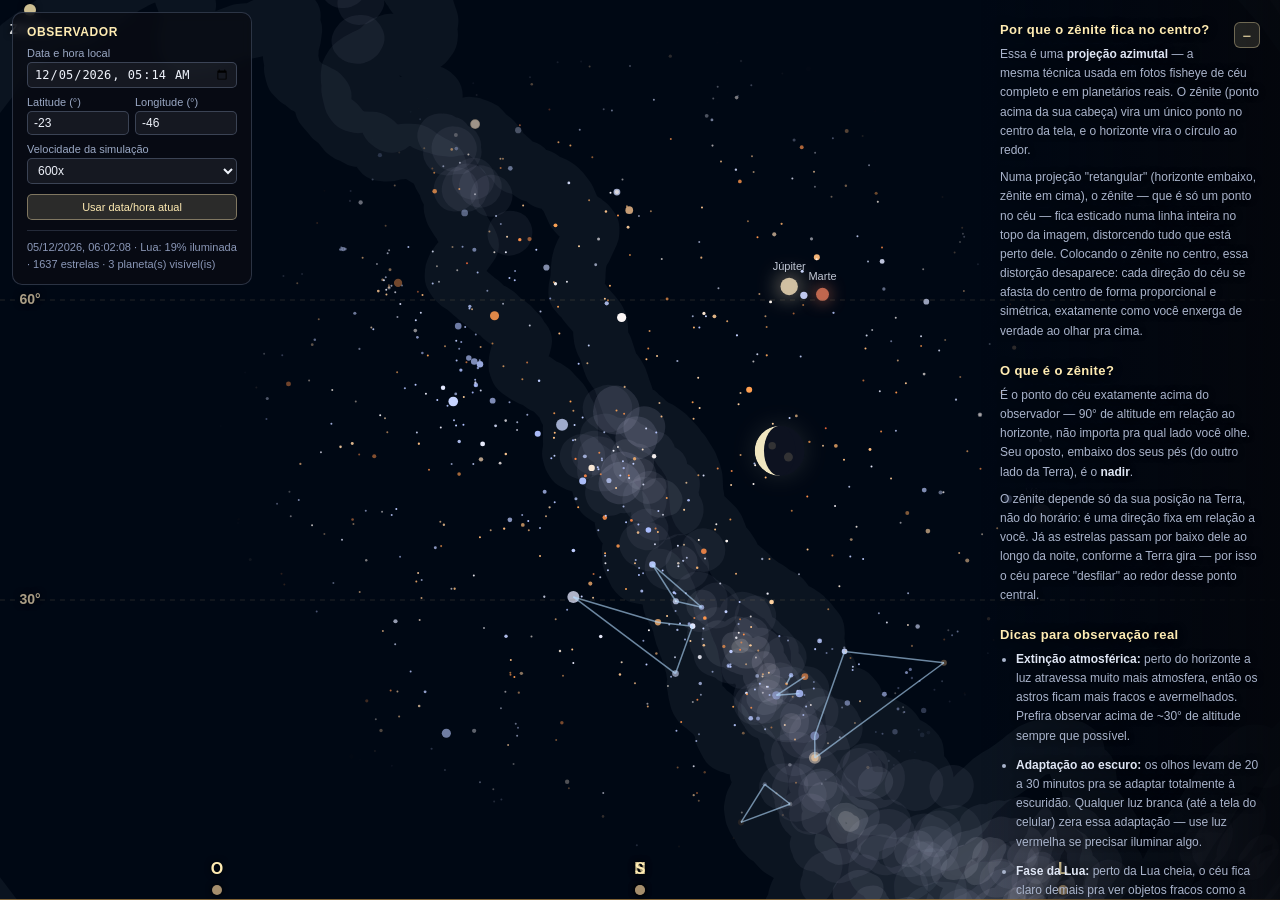
<file: index.html>
<!DOCTYPE html>
<html lang="pt">
<head>
    <meta charset="UTF-8">
    <meta name="viewport" content="width=device-width, initial-scale=1.0">
    <title>Céu do Hemisfério Sul - Simulação Astronômica</title>
    <link rel="stylesheet" href="src/style.css">
</head>
<body>
    <canvas id="galaxy-canvas"></canvas>

    <div id="panel">
        <h1>Observador</h1>
        <label>Data e hora local
            <input type="datetime-local" id="dtInput">
        </label>
        <div class="row">
            <div>
                <label>Latitude (°)
                    <input type="number" id="latInput" value="-23" step="0.1" min="-90" max="90">
                </label>
            </div>
            <div>
                <label>Longitude (°)
                    <input type="number" id="lonInput" value="-46" step="0.1" min="-180" max="180">
                </label>
            </div>
        </div>
        <label>Velocidade da simulação
            <select id="speedInput">
                <option value="1">Tempo real</option>
                <option value="60">60x</option>
                <option value="600" selected>600x</option>
                <option value="3600">1h/seg</option>
                <option value="36000">10h/seg</option>
            </select>
        </label>
        <button id="nowBtn">Usar data/hora atual</button>
        <div id="info">Carregando...</div>
    </div>

    <aside id="edu-panel">
        <button id="eduToggle" aria-label="Recolher painel">−</button>

        <section>
            <h2>Por que o zênite fica no centro?</h2>
            <p>
                Essa é uma <strong>projeção azimutal</strong> — a mesma técnica
                usada em fotos fisheye de céu completo e em planetários reais.
                O zênite (ponto acima da sua cabeça) vira um único ponto no
                centro da tela, e o horizonte vira o círculo ao redor.
            </p>
            <p>
                Numa projeção "retangular" (horizonte embaixo, zênite em cima),
                o zênite — que é só um ponto no céu — fica esticado numa linha
                inteira no topo da imagem, distorcendo tudo que está perto dele.
                Colocando o zênite no centro, essa distorção desaparece: cada
                direção do céu se afasta do centro de forma proporcional e
                simétrica, exatamente como você enxerga de verdade ao olhar
                pra cima.
            </p>
        </section>

        <section>
            <h2>O que é o zênite?</h2>
            <p>
                É o ponto do céu exatamente acima do observador — 90° de
                altitude em relação ao horizonte, não importa pra qual lado
                você olhe. Seu oposto, embaixo dos seus pés (do outro lado da
                Terra), é o <strong>nadir</strong>.
            </p>
            <p>
                O zênite depende só da sua posição na Terra, não do horário:
                é uma direção fixa em relação a você. Já as estrelas passam
                por baixo dele ao longo da noite, conforme a Terra gira — por
                isso o céu parece "desfilar" ao redor desse ponto central.
            </p>
        </section>

        <section>
            <h2>Dicas para observação real</h2>
            <ul>
                <li>
                    <strong>Extinção atmosférica:</strong> perto do horizonte
                    a luz atravessa muito mais atmosfera, então os astros
                    ficam mais fracos e avermelhados. Prefira observar acima
                    de ~30° de altitude sempre que possível.
                </li>
                <li>
                    <strong>Adaptação ao escuro:</strong> os olhos levam de
                    20 a 30 minutos pra se adaptar totalmente à escuridão.
                    Qualquer luz branca (até a tela do celular) zera essa
                    adaptação — use luz vermelha se precisar iluminar algo.
                </li>
                <li>
                    <strong>Fase da Lua:</strong> perto da Lua cheia, o céu
                    fica claro demais pra ver objetos fracos como a Via
                    Láctea. As melhores noites pra isso são perto da Lua nova.
                </li>
                <li>
                    <strong>Poluição luminosa:</strong> mesmo com céu limpo,
                    luzes de cidade apagam as estrelas mais fracas — quanto
                    mais escuro o entorno, mais estrelas aparecem.
                </li>
                <li>
                    <strong>Cintilação:</strong> o "piscar" das estrelas é
                    turbulência do ar, e fica bem mais forte perto do
                    horizonte — você pode notar isso comparando o mesmo tipo
                    de estrela no zênite e perto da borda do domo aqui na
                    simulação.
                </li>
            </ul>
        </section>
    </aside>

    <script type="module" src="src/main.js"></script>
</body>
</html>
</file>
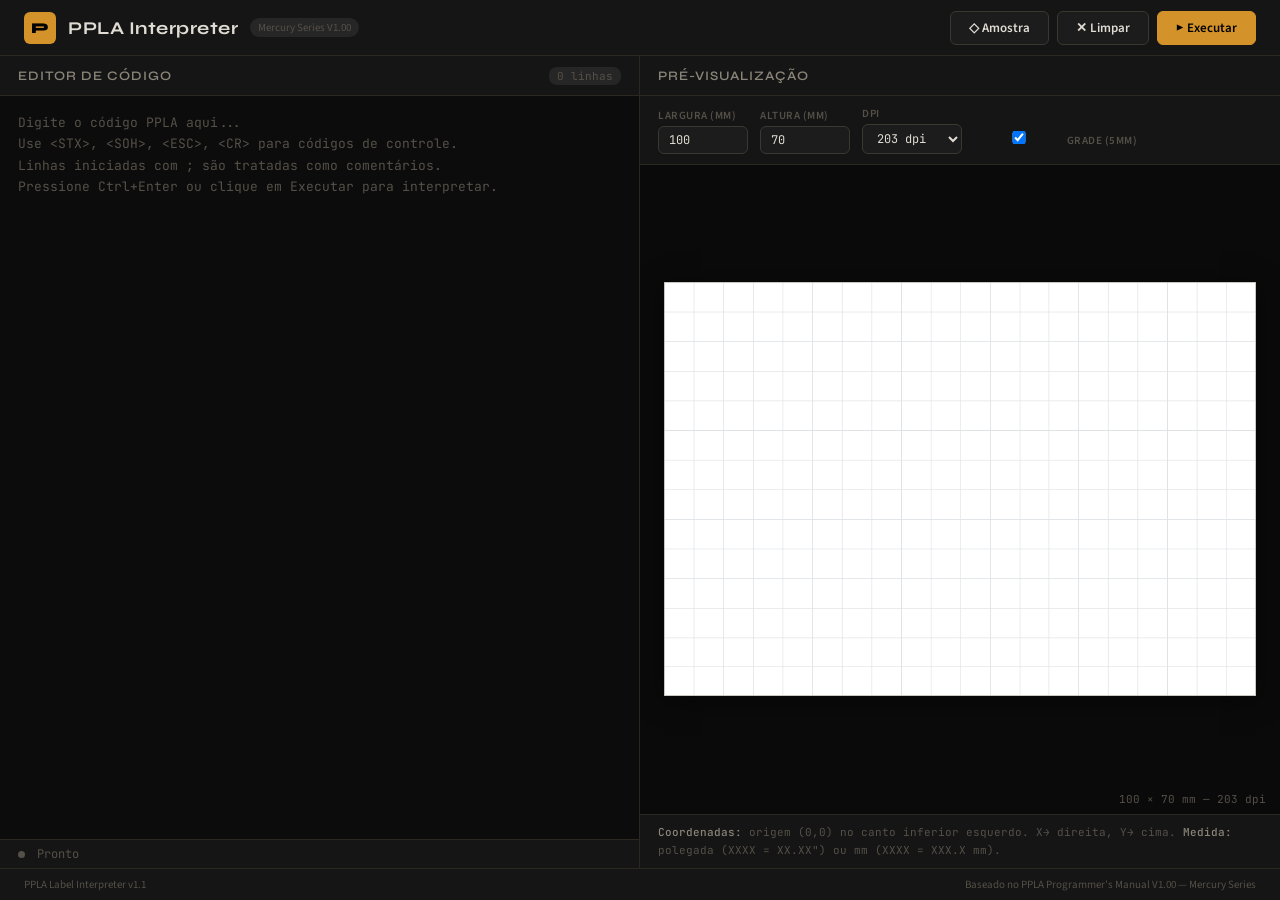
<file: impressora/index.html>
<!DOCTYPE html>
<html lang="pt-BR">
<head>
<meta charset="UTF-8">
<meta name="viewport" content="width=device-width, initial-scale=1.0">
<title>PPLA Label Interpreter — Mercury Series</title>
<link rel="preconnect" href="https://fonts.googleapis.com">
<link href="https://fonts.googleapis.com/css2?family=Syne:wght@600;700;800&family=Source+Sans+3:wght@300;400;600&family=JetBrains+Mono:wght@400;500&display=swap" rel="stylesheet">
<style>
*,*::before,*::after{box-sizing:border-box;margin:0;padding:0}
:root{
--bg:#0c0c0c;--s1:#151515;--s2:#1c1c1c;--s3:#262626;
--accent:#d4922a;--accent-h:#e8a630;--accent-g:rgba(212,146,42,.12);
--tx:#e0dcd4;--tx2:#8a8578;--tx3:#555048;
--brd:#2a2820;--brd2:#3a3830;
--ok:#5cb85c;--err:#d9534f;--warn:#f0ad4e;
--r:6px;--rl:10px;
}
html,body{height:100%;background:var(--bg);color:var(--tx);font-family:'Source Sans 3',sans-serif;font-size:14px}
body{display:flex;flex-direction:column}
::selection{background:var(--accent);color:#000}
::-webkit-scrollbar{width:6px;height:6px}
::-webkit-scrollbar-track{background:var(--s1)}
::-webkit-scrollbar-thumb{background:var(--s3);border-radius:3px}
::-webkit-scrollbar-thumb:hover{background:var(--tx3)}

/* ─── HEADER ─── */
.app-hdr{display:flex;align-items:center;justify-content:space-between;padding:0 24px;height:56px;background:var(--s1);border-bottom:1px solid var(--brd);flex-shrink:0}
.logo{display:flex;align-items:center;gap:12px}
.logo-mark{width:32px;height:32px;background:var(--accent);border-radius:6px;display:flex;align-items:center;justify-content:center;font-weight:800;font-size:15px;color:#000;font-family:'Syne',sans-serif}
.logo h1{font-family:'Syne',sans-serif;font-size:18px;font-weight:700;letter-spacing:.5px;color:var(--tx)}
.logo .tag{font-size:11px;color:var(--tx3);background:var(--s3);padding:2px 8px;border-radius:10px;font-weight:400}
.hdr-actions{display:flex;gap:8px}
.btn{border:1px solid var(--brd2);background:var(--s2);color:var(--tx);padding:7px 18px;border-radius:var(--r);font-family:'Source Sans 3',sans-serif;font-size:13px;font-weight:600;cursor:pointer;transition:all .2s;display:flex;align-items:center;gap:6px}
.btn:hover{background:var(--s3);border-color:var(--tx3)}
.btn-accent{background:var(--accent);color:#000;border-color:var(--accent)}
.btn-accent:hover{background:var(--accent-h);border-color:var(--accent-h)}

/* ─── MAIN ─── */
.app-main{display:grid;grid-template-columns:1fr 1fr;flex:1;min-height:0;gap:0}
.panel{display:flex;flex-direction:column;border-right:1px solid var(--brd);overflow:hidden;min-height:0}
.panel:last-child{border-right:none}
.panel-hdr{display:flex;align-items:center;justify-content:space-between;padding:10px 18px;background:var(--s1);border-bottom:1px solid var(--brd);flex-shrink:0;min-height:40px}
.panel-hdr h2{font-family:'Syne',sans-serif;font-size:13px;font-weight:600;text-transform:uppercase;letter-spacing:1px;color:var(--tx2)}
.badge{font-size:11px;color:var(--tx3);background:var(--s3);padding:2px 8px;border-radius:8px;font-family:'JetBrains Mono',monospace}

/* ─── EDITOR ─── */
#code-editor{flex:1;width:100%;background:var(--bg);color:#c8e6c9;border:0;outline:none;resize:none;padding:16px 18px;font-family:'JetBrains Mono',monospace;font-size:13px;line-height:1.65;tab-size:2;min-height:0}
#code-editor::placeholder{color:var(--tx3)}
.status-bar{padding:6px 18px;background:var(--s1);border-top:1px solid var(--brd);font-size:12px;color:var(--tx3);font-family:'JetBrains Mono',monospace;flex-shrink:0;display:flex;align-items:center;gap:12px;min-height:28px;overflow-x:auto;white-space:nowrap}
.status-dot{width:7px;height:7px;border-radius:50%;flex-shrink:0}
.status-dot.ok{background:var(--ok)}.status-dot.err{background:var(--err)}.status-dot.idle{background:var(--tx3)}
.err-list{padding:8px 18px;background:#1c1010;border-top:1px solid #3a2020;font-size:11.5px;color:#e8a0a0;font-family:'JetBrains Mono',monospace;flex-shrink:0;max-height:110px;overflow-y:auto;line-height:1.7;display:none}
.err-list.show{display:block}

/* ─── PREVIEW ─── */
.cfg{display:flex;gap:12px;padding:10px 18px;background:var(--s1);border-bottom:1px solid var(--brd);flex-shrink:0;flex-wrap:wrap;align-items:flex-end}
.cfg-g{display:flex;flex-direction:column;gap:3px}
.cfg-g label{font-size:11px;color:var(--tx3);text-transform:uppercase;letter-spacing:.5px;font-weight:600}
.cfg-g input,.cfg-g select{background:var(--s2);border:1px solid var(--brd2);color:var(--tx);padding:5px 10px;border-radius:var(--r);font-family:'JetBrains Mono',monospace;font-size:12px;width:90px;outline:none}
.cfg-g select{width:100px}
.cfg-g input:focus,.cfg-g select:focus{border-color:var(--accent)}
.canvas-wrap{flex:1;display:flex;align-items:center;justify-content:center;background:#0a0a0a;position:relative;overflow:auto;padding:24px;min-height:0}
#label-canvas{box-shadow:0 4px 24px rgba(0,0,0,.5);image-rendering:auto;max-width:100%;max-height:100%;background:#fff}
.canvas-info{position:absolute;bottom:8px;right:14px;font-size:11px;color:var(--tx3);font-family:'JetBrains Mono',monospace}
.legend{padding:8px 18px;background:var(--s1);border-top:1px solid var(--brd);font-size:11px;color:var(--tx3);flex-shrink:0;line-height:1.7;font-family:'JetBrains Mono',monospace}
.legend b{color:var(--tx2);font-weight:500}

/* ─── FOOTER ─── */
.app-ftr{height:32px;background:var(--s1);border-top:1px solid var(--brd);display:flex;align-items:center;justify-content:space-between;padding:0 24px;font-size:11px;color:var(--tx3);flex-shrink:0}

@media (max-width:820px){
  .app-main{grid-template-columns:1fr;grid-auto-rows:minmax(280px,1fr)}
  .panel{border-right:none;border-bottom:1px solid var(--brd)}
}
</style>
</head>
<body>

<header class="app-hdr">
  <div class="logo">
    <div class="logo-mark">P</div>
    <h1>PPLA Interpreter</h1>
    <span class="tag">Mercury Series V1.00</span>
  </div>
  <div class="hdr-actions">
    <button class="btn" id="btn-sample" title="Carregar exemplo">&#9671; Amostra</button>
    <button class="btn" id="btn-clear" title="Limpar editor">&#10005; Limpar</button>
    <button class="btn btn-accent" id="btn-run" title="Ctrl+Enter">&#9654; Executar</button>
  </div>
</header>

<main class="app-main">
  <!-- EDITOR -->
  <section class="panel">
    <div class="panel-hdr"><h2>Editor de Código</h2><span class="badge" id="badge-lines">0 linhas</span></div>
    <textarea id="code-editor" spellcheck="false" placeholder="Digite o código PPLA aqui...
Use <STX>, <SOH>, <ESC>, <CR> para códigos de controle.
Linhas iniciadas com ; são tratadas como comentários.
Pressione Ctrl+Enter ou clique em Executar para interpretar."></textarea>
    <div class="err-list" id="err-list"></div>
    <div class="status-bar"><span class="status-dot idle" id="status-dot"></span><span id="status-txt">Pronto</span></div>
  </section>

  <!-- PREVIEW -->
  <section class="panel">
    <div class="panel-hdr"><h2>Pré-visualização</h2></div>
    <div class="cfg">
      <div class="cfg-g"><label>Largura (mm)</label><input type="number" id="inp-w" min="50" max="150" value="100" step="1"></div>
      <div class="cfg-g"><label>Altura (mm)</label><input type="number" id="inp-h" min="35" max="105" value="70" step="1"></div>
      <div class="cfg-g"><label>DPI</label><select id="inp-dpi"><option value="203">203 dpi</option><option value="300">300 dpi</option></select></div>
      <div class="cfg-g"><label>&nbsp;</label><label style="font-size:11px;color:var(--tx3);cursor:pointer;padding:6px 0"><input type="checkbox" id="inp-grid" checked> Grade (5mm)</label></div>
    </div>
    <div class="canvas-wrap" id="canvas-wrap">
      <canvas id="label-canvas"></canvas>
      <span class="canvas-info" id="canvas-info">100 × 70 mm</span>
    </div>
    <div class="legend" id="legend">
      <b>Coordenadas:</b> origem (0,0) no canto inferior esquerdo. X→ direita, Y→ cima.
      <b>Medida:</b> polegada (XXXX = XX.XX") ou mm (XXXX = XXX.X mm).
    </div>
  </section>
</main>

<footer class="app-ftr"><span>PPLA Label Interpreter v1.1</span><span>Baseado no PPLA Programmer's Manual V1.00 — Mercury Series</span></footer>

<!-- ═══════════════════════════════════════════ -->
<!-- DICIONÁRIO (arquivo separado)               -->
<!-- ═══════════════════════════════════════════ -->
<script src="ppla-dictionary.js"></script>

<script>
// ═══════════════════════════════════════════════════
// PPLA INTERPRETER ENGINE
// ═══════════════════════════════════════════════════
const PPLAEngine = (() => {
    let S, elems, errs, lastFieldData;

    function reset() {
        S = {
            mode: 'system', meas: 'inch', dpi: 203,
            pixW: 2, pixH: 2, margin: 0, vOff: 0,
            heat: 10, speed: 'E', qty: 1, mirror: false,
            contLen: null, maxLen: 12, stopPos: 220,
            cutter: false, cutBy: 1, logic: 1,
            eol: 0x0D, regs: {}, regIdx: 0,
            slashZero: true, hShift: 0,
            incNum: null, decNum: null, incAl: null, decAl: null,
            countBy: 1, defMod: 'A', labelWidth: null,
        };
        elems = []; errs = []; lastFieldData = null;
    }

    // ─── PREPROCESSAMENTO ───
    function preprocess(code) {
        let c = code;
        c = c.replace(/<SOH>/gi, '\x01');
        c = c.replace(/<STX>/gi, '\x02');
        c = c.replace(/<ESC>/gi, '\x1B');
        c = c.replace(/<CR>/gi, '\r');
        c = c.replace(/<XON>/gi, '\x11');
        c = c.replace(/<XOFF>/gi, '\x13');
        return c;
    }

    // ─── INTERPRETAR ───
    function interpret(code) {
        reset();
        code = preprocess(code);
        const lines = code.split(/[\r\n]+/);
        for (let i = 0; i < lines.length; i++) {
            const ln = lines[i];
            if (!ln) continue;
            const trimmed = ln.replace(/^[ \t]+/, '');
            if (!trimmed || trimmed[0] === ';') continue; // comentario
            try { processLine(trimmed, i + 1); }
            catch (e) { errs.push(`Linha ${i + 1}: ${e.message}`); }
        }
        return { elems, errs, state: { ...S } };
    }

    function processLine(ln, num) {
        const c0 = ln[0];
        if (c0 === '\x01') { /* interação – ignorado no preview */ return; }
        if (c0 === '\x02') { processSystem(ln.substring(1)); return; }
        if (S.mode === 'label_formatting') { processLF(ln); return; }
        // fora do modo de formatação e não é STX/SOH: ignora silenciosamente
    }

    // ─── COMANDOS DE SISTEMA (<STX>x) ───
    function processSystem(cmd) {
        if (!cmd) return;
        const f = cmd[0];
        switch (f) {
            case 'L': S.mode = 'label_formatting'; break;
            case 'm': S.meas = 'mm'; break;
            case 'n': S.meas = 'inch'; break;
            case 'c': S.contLen = parseInt(cmd.substring(1)) || 0; break;
            case 'M':
                if (cmd[1] === 'T') S.transferType = cmd[2] || 'T';
                else S.maxLen = parseInt(cmd.substring(1)) || 12;
                break;
            case 'e': /* sensor de borda */ break;
            case 'r': /* sensor reflexivo */ break;
            case 'f': S.stopPos = parseInt(cmd.substring(1)) || 220; break;
            case 'V': S.cutter = cmd[1] === '1'; break;
            case 'O': /* offset inicial de impressão */ break;
            case 'K':
                if (cmd[1] === 'W') { S.labelWidth = parseInt(cmd.substring(2)) || null; }
                else if (cmd[1] === 'c' && cmd[2] === 'C' && cmd[3] === 'L') {
                    S.contLen = parseInt(cmd.substring(4)) || 0;
                } else if (cmd[1] === 'c' && cmd[2] === 'C' && cmd[3] === 'F') {
                    S.hShift = parseInt(cmd.substring(4)) || 0;
                }
                break;
            case 'P': S.mode = 'data_dump'; break;
            case 'p': break;   // pausa
            case 'Q': break;   // limpa memória
            case 'q': break;   // limpa módulo de memória
            case 'X': S.defMod = cmd[1] || 'A'; break;
            case 'S': {        // <STX>Sn - recupera registro global
                const reg = cmd[1];
                lastFieldData = S.regs[reg] || '';
                break;
            }
            case 'A': case 'B': case 'E': case 'F': case 'G': case 'I':
            case 'i': case 'T': case 'U': case 'W': case 'w': case 'v':
            case 'Z': case 'x': case 'y': case 'a': case 'k':
                break; // não afetam a pré-visualização geométrica
            default: break;
        }
    }

    // ─── COMANDOS DE FORMATAÇÃO DE ETIQUETA ───
    function processLF(ln) {
        const c0 = ln[0];
        // Comando de único caractere
        if (ln.length === 1) {
            switch (c0) {
                case 'E': S.mode = 'system'; break;
                case 'X': S.mode = 'system'; elems = []; break;
                case 'M': S.mirror = !S.mirror; break;
                case 'm': S.meas = 'mm'; break;
                case 'n': S.meas = 'inch'; break;
                case 'z': S.slashZero = !S.slashZero; break;
                case 'G': storeGlobal(); break;
            }
            return;
        }
        // Comandos com valor
        switch (c0) {
            case 'D': S.pixW = parseInt(ln[1]) || 2; S.pixH = parseInt(ln[2]) || 2; break;
            case 'C': S.margin = parseInt(ln.substring(1)) || 0; break;
            case 'H': S.heat = parseInt(ln.substring(1)) || 10; break;
            case 'P': S.speed = ln[1] || 'E'; break;
            case 'Q': S.qty = parseInt(ln.substring(1)) || 1; break;
            case 'R': S.vOff = parseInt(ln.substring(1)) || 0; break;
            case 'A': S.logic = parseInt(ln[1]) || 1; break;
            case 'T': S.eol = parseInt(ln.substring(1), 16) || 0x0D; break;
            case 'c': S.cutBy = parseInt(ln.substring(1)) || 1; break;
            case ':': S.cutBy = parseInt(ln.substring(1)) || 1; break;
            case '^': S.countBy = parseInt(ln.substring(1)) || 1; break;
            case '+': parseIncDec(ln, 'incNum'); break;
            case '-': parseIncDec(ln, 'decNum'); break;
            case '>': parseIncDec(ln, 'incAl'); break;
            case '<': parseIncDec(ln, 'decAl'); break;
            case 's': /* armazena etiqueta */ break;
            case 'r': /* recupera etiqueta */ break;
            default:
                if ('1234'.includes(c0)) processImage(ln);
                break;
        }
    }

    function parseIncDec(ln, key) {
        // +mnn ; m = posição, nn = quantidade
        if (ln.length >= 3) {
            S[key] = { pos: ln[1], amount: parseInt(ln.substring(2)) || 1 };
        }
    }

    function storeGlobal() {
        // G: armazena o campo de dado anterior no próximo registro livre (A..Z)
        const letter = String.fromCharCode(65 + Math.min(S.regIdx, 25));
        S.regs[letter] = lastFieldData || '';
        S.regIdx = Math.min(S.regIdx + 1, 25);
    }

    // ─── RESOLVE DADOS EMBUTIDOS (<STX>T data-hora, <STX>Sn registro) ───
    function processDataString(data) {
        // <STX>Sn -> conteúdo do registro global n
        data = data.replace(/\x02S([A-Za-z])/g, (m, reg) => S.regs[reg] || '');
        // <STX>T<formato> -> data/hora formatada (consome até o fim da string
        // ou até o próximo código de controle STX)
        data = data.replace(/\x02T([^\x02]*)/g, (m, fmt) => PPLA.formatDateTime(fmt));
        return data;
    }

    // ─── DIREÇÃO DE IMPRESSÃO ───
    function processImage(ln) {
        const dir = ln[0];
        const second = ln[1];
        if ('0123456789:'.includes(second)) {
            processText(ln, dir);
        } else if (second === 'X') {
            processLineBox(ln, dir);
        } else if (second === 'Y') {
            processGraphic(ln, dir);
        } else if (second === 'W') {
            processExtBarcode(ln, dir);
        } else {
            processBarcode(ln, dir);
        }
    }

    // ─── TEXTO: Rthv ooo yyyy xxxx [data] ───
    function processText(ln, dir) {
        if (ln.length < 15) { errs.push(`Campo de texto incompleto: "${ln}"`); return; }
        const t = ln[1];
        const h = PPLA.charToScale(ln[2]);
        const v = PPLA.charToScale(ln[3]);
        const ooo = ln.substring(4, 7);
        const yyyy = parseInt(ln.substring(7, 11)) || 0;
        const xxxx = parseInt(ln.substring(11, 15)) || 0;
        let data = ln.substring(15);
        data = processDataString(data);
        lastFieldData = data;

        const yMm = PPLA.coordToMm(yyyy, S.meas) + PPLA.coordToMm(S.vOff, S.meas);
        const xMm = PPLA.coordToMm(xxxx, S.meas) + PPLA.coordToMm(S.margin, S.meas);

        let fontSizeIn = 0.10; // altura base em polegadas @ escala 1
        let fontFamily = '"Courier New",Courier,monospace';

        if (t === '9') {
            const pt = PPLA.ASD_SIZES[ooo];
            fontSizeIn = pt ? pt / 72 : 10 / 72;
            fontFamily = 'Arial,Helvetica,sans-serif';
        } else if (t === ':') {
            fontSizeIn = 0.12;
        } else {
            const fdef = PPLA.FONTS[t];
            if (fdef) { fontSizeIn = fdef.baseH; fontFamily = fdef.family; }
        }

        elems.push({
            type: 'text', dir, fontType: t, hScale: h, vScale: v,
            ooo, xMm, yMm, data, fontSizeIn, fontFamily, mirror: S.mirror,
        });
    }

    // ─── CÓDIGO DE BARRAS 1D: Rthv ooo yyyy xxxx [data] ───
    function processBarcode(ln, dir) {
        if (ln.length < 15) { errs.push(`Campo de código de barras incompleto: "${ln}"`); return; }
        const t = ln[1];
        const h = PPLA.charToScale(ln[2]) || 1;
        const v = PPLA.charToScale(ln[3]) || 1;
        const height = parseInt(ln.substring(4, 7)) || 0;
        const yyyy = parseInt(ln.substring(7, 11)) || 0;
        const xxxx = parseInt(ln.substring(11, 15)) || 0;
        let data = ln.substring(15);
        data = processDataString(data);
        lastFieldData = data;

        const yMm = PPLA.coordToMm(yyyy, S.meas) + PPLA.coordToMm(S.vOff, S.meas);
        const xMm = PPLA.coordToMm(xxxx, S.meas) + PPLA.coordToMm(S.margin, S.meas);
        const hMm = height > 0 ? PPLA.coordToMm(height, S.meas) : 10;

        const bcDef = PPLA.BARCODES[t] || { name: `Tipo "${t}" desconhecido`, readable: false };
        const isReadable = bcDef.readable !== false;

        elems.push({
            type: 'barcode', dir, barType: t, wide: h, narrow: v,
            heightMm: hMm, xMm, yMm, data, bcDef, isReadable, mirror: S.mirror,
        });
    }

    // ─── CÓDIGO DE BARRAS 2D (W...): R W t h v eee yyyy xxxx [data] ───
    function processExtBarcode(ln, dir) {
        if (ln.length < 16) { errs.push(`Campo de código 2D incompleto: "${ln}"`); return; }
        const extType = ln[2];
        const h = PPLA.charToScale(ln[3]);
        const v = PPLA.charToScale(ln[4]);
        const yyyy = parseInt(ln.substring(8, 12)) || 0;
        const xxxx = parseInt(ln.substring(12, 16)) || 0;
        let data = ln.substring(16);
        data = processDataString(data);
        lastFieldData = data;

        const yMm = PPLA.coordToMm(yyyy, S.meas) + PPLA.coordToMm(S.vOff, S.meas);
        const xMm = PPLA.coordToMm(xxxx, S.meas) + PPLA.coordToMm(S.margin, S.meas);
        const name = PPLA.EXT_BARCODES[extType] || `2D "${extType}" desconhecido`;

        elems.push({
            type: 'barcode2d', dir, extType, name,
            xMm, yMm, data, hScale: h, vScale: v, mirror: S.mirror,
        });
    }

    // ─── LINHA / CAIXA: R X 1 1 0 0 0 yyyy xxxx [L|l|B|b]... ───
    function processLineBox(ln, dir) {
        // Prefixo fixo: R + 'X11000' = 7 caracteres, depois yyyy(4) xxxx(4)
        if (ln.length < 16) { errs.push(`Campo de linha/caixa incompleto: "${ln}"`); return; }
        const yyyy = parseInt(ln.substring(7, 11)) || 0;
        const xxxx = parseInt(ln.substring(11, 15)) || 0;
        const rest = ln.substring(15);
        const yMm = PPLA.coordToMm(yyyy, S.meas) + PPLA.coordToMm(S.vOff, S.meas);
        const xMm = PPLA.coordToMm(xxxx, S.meas) + PPLA.coordToMm(S.margin, S.meas);
        const kind = rest[0];

        if (kind === 'L' || kind === 'l') {
            const isLong = kind === 'l';
            const w = isLong ? parseInt(rest.substring(1, 5)) : parseInt(rest.substring(1, 4));
            const hgt = isLong ? parseInt(rest.substring(5, 9)) : parseInt(rest.substring(4, 7));
            elems.push({
                type: 'line', dir, xMm, yMm,
                wMm: PPLA.coordToMm(w || 0, S.meas),
                hMm: PPLA.coordToMm(hgt || 0, S.meas), mirror: S.mirror,
            });
        } else if (kind === 'B' || kind === 'b') {
            const isLong = kind === 'b';
            let p = 1;
            const take = (n) => { const v = rest.substring(p, p + n); p += n; return parseInt(v) || 0; };
            const w = take(isLong ? 4 : 3);
            const hgt = take(isLong ? 4 : 3);
            const topBot = take(isLong ? 4 : 3);
            const sides = take(isLong ? 4 : 3);
            elems.push({
                type: 'box', dir, xMm, yMm,
                wMm: PPLA.coordToMm(w, S.meas), hMm: PPLA.coordToMm(hgt, S.meas),
                tbMm: PPLA.coordToMm(topBot, S.meas), sideMm: PPLA.coordToMm(sides, S.meas),
                mirror: S.mirror,
            });
        } else {
            errs.push(`Comando de linha/caixa não reconhecido: "${ln}"`);
        }
    }

    // ─── GRÁFICO: 1Y11000 yyyy xxxx nome ───
    function processGraphic(ln, dir) {
        if (ln.length < 15) { errs.push(`Campo gráfico incompleto: "${ln}"`); return; }
        const yyyy = parseInt(ln.substring(7, 11)) || 0;
        const xxxx = parseInt(ln.substring(11, 15)) || 0;
        const name = ln.substring(15);
        const yMm = PPLA.coordToMm(yyyy, S.meas) + PPLA.coordToMm(S.vOff, S.meas);
        const xMm = PPLA.coordToMm(xxxx, S.meas) + PPLA.coordToMm(S.margin, S.meas);
        elems.push({ type: 'graphic', dir, xMm, yMm, name, mirror: S.mirror });
    }

    return { interpret };
})();

// ═══════════════════════════════════════════════════
// RENDERIZADOR (canvas)
// ═══════════════════════════════════════════════════
const PPLARenderer = (() => {
    const canvas = document.getElementById('label-canvas');
    const ctx = canvas.getContext('2d');

    function mmToPxFactor(dpi) { return dpi / 25.4; }

    function drawGrid(px, widthMm, heightMm, stepMm) {
        ctx.save();
        ctx.strokeStyle = '#dfe3e6';
        ctx.lineWidth = 1;
        for (let x = 0; x <= widthMm; x += stepMm) {
            const cx = Math.round(x * px) + 0.5;
            ctx.beginPath(); ctx.moveTo(cx, 0); ctx.lineTo(cx, heightMm * px); ctx.stroke();
        }
        for (let y = 0; y <= heightMm; y += stepMm) {
            const cy = Math.round(y * px) + 0.5;
            ctx.beginPath(); ctx.moveTo(0, cy); ctx.lineTo(widthMm * px, cy); ctx.stroke();
        }
        ctx.restore();
    }

    // Converte coordenada PPLA (origem inferior-esquerda) em pixel de canvas (origem superior-esquerda)
    function toCanvasXY(xMm, yMm, px, heightMm) {
        return { cx: xMm * px, cy: (heightMm - yMm) * px };
    }

    function withDirection(dir, cx, cy, drawFn) {
        const d = PPLA.DIRECTIONS[dir] || PPLA.DIRECTIONS['1'];
        ctx.save();
        ctx.translate(cx, cy);
        ctx.rotate(d.angle);
        drawFn();
        ctx.restore();
    }

    function drawText(el, px, heightMm) {
        const { cx, cy } = toCanvasXY(el.xMm, el.yMm, px, heightMm);
        const fontPx = Math.max(4, el.fontSizeIn * 25.4 * px * (el.vScale || 1));
        withDirection(el.dir, cx, cy, () => {
            if (el.mirror) ctx.scale(-1, 1);
            ctx.scale(el.hScale || 1, 1);
            ctx.fillStyle = '#000';
            ctx.font = `${fontPx}px ${el.fontFamily}`;
            ctx.textBaseline = 'alphabetic';
            ctx.textAlign = 'left';
            // A coordenada Y do PPLA marca a base do texto (bottom-left origin)
            ctx.fillText(el.data, 0, 0);
        });
    }

    function drawCode39Bars(ctx, data, narrowPx, wideRatio, heightPx) {
        const seq = ['*', ...data.toUpperCase().split(''), '*'];
        let x = 0;
        for (const ch of seq) {
            const pattern = PPLA.CODE39[ch];
            if (!pattern) continue;
            for (let i = 0; i < pattern.length; i++) {
                const isBar = i % 2 === 0; // posições pares = barra, ímpares = espaço
                const w = (pattern[i] === '1' ? narrowPx * wideRatio : narrowPx);
                if (isBar) { ctx.fillRect(x, 0, w, heightPx); }
                x += w;
            }
            x += narrowPx; // espaço entre caracteres
        }
        return x;
    }

    function drawGenericBars(ctx, data, narrowPx, wideRatio, heightPx) {
        // Padrão pseudo-determinístico (não é um código de barras válido para leitura,
        // apenas uma representação visual proporcional ao conteúdo do campo).
        let seed = 0;
        for (let i = 0; i < data.length; i++) seed = (seed * 31 + data.charCodeAt(i)) >>> 0;
        let x = 0;
        const n = Math.max(20, data.length * 3);
        for (let i = 0; i < n; i++) {
            seed = (seed * 1103515245 + 12345) >>> 0;
            const wide = (seed >> 16) % 3 === 0;
            const w = wide ? narrowPx * wideRatio : narrowPx;
            if (i % 2 === 0) ctx.fillRect(x, 0, w, heightPx);
            x += w;
        }
        return x;
    }

    function drawBarcode(el, px, heightMm) {
        const { cx, cy } = toCanvasXY(el.xMm, el.yMm, px, heightMm);
        const narrowPx = Math.max(1, el.narrow * px * 0.15);
        const wideRatio = Math.max(2, el.wide / Math.max(1, el.narrow) + 1);
        const barHeightPx = el.heightMm * px;

        withDirection(el.dir, cx, cy, () => {
            if (el.mirror) ctx.scale(-1, 1);
            ctx.save();
            ctx.translate(0, -barHeightPx);
            ctx.fillStyle = '#000';
            let totalW;
            if (el.barType.toUpperCase() === 'A') {
                totalW = drawCode39Bars(ctx, el.data || '', narrowPx, wideRatio, barHeightPx);
            } else {
                totalW = drawGenericBars(ctx, el.data || '', narrowPx, wideRatio, barHeightPx);
            }
            ctx.restore();
            if (el.isReadable) {
                ctx.fillStyle = '#000';
                ctx.font = `${Math.max(8, px * 2.2)}px "Courier New",monospace`;
                ctx.textAlign = 'left';
                ctx.fillText(el.data, 0, 12);
            }
            ctx.fillStyle = '#8a8578';
            ctx.font = `${Math.max(7, px * 1.6)}px sans-serif`;
            ctx.fillText(el.bcDef.name || el.barType, 0, -barHeightPx - 3);
        });
    }

    function drawBarcode2d(el, px, heightMm) {
        const { cx, cy } = toCanvasXY(el.xMm, el.yMm, px, heightMm);
        const size = Math.max(20, 12 * px * (el.hScale || 1));
        withDirection(el.dir, cx, cy, () => {
            ctx.save();
            ctx.translate(0, -size);
            ctx.strokeStyle = '#000';
            ctx.lineWidth = 1;
            ctx.strokeRect(0, 0, size, size);
            ctx.beginPath();
            for (let i = -size; i < size; i += 6) {
                ctx.moveTo(Math.max(0, i), Math.max(0, -i));
                ctx.lineTo(Math.min(size, i + size), Math.min(size, size - i));
            }
            ctx.strokeStyle = '#c0bdb4';
            ctx.stroke();
            ctx.fillStyle = '#000';
            ctx.font = `${Math.max(7, px * 1.6)}px sans-serif`;
            ctx.textAlign = 'left';
            ctx.fillText(el.name, size + 4, size / 2);
            ctx.restore();
        });
    }

    function drawLine(el, px, heightMm) {
        const { cx, cy } = toCanvasXY(el.xMm, el.yMm, px, heightMm);
        const wPx = el.wMm * px, hPx = el.hMm * px;
        withDirection(el.dir, cx, cy, () => {
            ctx.fillStyle = '#000';
            ctx.fillRect(0, -hPx, wPx, hPx);
        });
    }

    function drawBox(el, px, heightMm) {
        const { cx, cy } = toCanvasXY(el.xMm, el.yMm, px, heightMm);
        const wPx = el.wMm * px, hPx = el.hMm * px;
        const tbPx = Math.max(1, el.tbMm * px), sidePx = Math.max(1, el.sideMm * px);
        withDirection(el.dir, cx, cy, () => {
            ctx.fillStyle = '#000';
            ctx.fillRect(0, -hPx, wPx, tbPx);            // topo
            ctx.fillRect(0, -tbPx, wPx, tbPx);            // base
            ctx.fillRect(0, -hPx, sidePx, hPx);           // esquerda
            ctx.fillRect(wPx - sidePx, -hPx, sidePx, hPx);// direita
        });
    }

    function drawGraphic(el, px, heightMm) {
        const { cx, cy } = toCanvasXY(el.xMm, el.yMm, px, heightMm);
        const w = 20 * px * 0.15 + 30, h = 30;
        withDirection(el.dir, cx, cy, () => {
            ctx.strokeStyle = '#000';
            ctx.strokeRect(0, -h, w, h);
            ctx.beginPath();
            ctx.moveTo(0, -h); ctx.lineTo(w, 0);
            ctx.moveTo(w, -h); ctx.lineTo(0, 0);
            ctx.stroke();
            ctx.fillStyle = '#8a8578';
            ctx.font = `${Math.max(7, px * 1.6)}px sans-serif`;
            ctx.fillText(`IMG: ${el.name}`, w + 4, -h / 2);
        });
    }

    function render(result, widthMm, heightMm, dpi, showGrid) {
        const px = mmToPxFactor(dpi);
        canvas.width = Math.round(widthMm * px);
        canvas.height = Math.round(heightMm * px);

        ctx.clearRect(0, 0, canvas.width, canvas.height);
        ctx.fillStyle = '#fff';
        ctx.fillRect(0, 0, canvas.width, canvas.height);

        if (showGrid) drawGrid(px, widthMm, heightMm, 5);

        for (const el of result.elems) {
            try {
                switch (el.type) {
                    case 'text': drawText(el, px, heightMm); break;
                    case 'barcode': drawBarcode(el, px, heightMm); break;
                    case 'barcode2d': drawBarcode2d(el, px, heightMm); break;
                    case 'line': drawLine(el, px, heightMm); break;
                    case 'box': drawBox(el, px, heightMm); break;
                    case 'graphic': drawGraphic(el, px, heightMm); break;
                }
            } catch (e) { /* elemento malformado: ignora no desenho */ }
        }

        // Borda da etiqueta
        ctx.strokeStyle = '#c0bdb4';
        ctx.lineWidth = 1;
        ctx.strokeRect(0.5, 0.5, canvas.width - 1, canvas.height - 1);
    }

    return { render };
})();

// ═══════════════════════════════════════════════════
// UI
// ═══════════════════════════════════════════════════
(() => {
    const editor = document.getElementById('code-editor');
    const btnRun = document.getElementById('btn-run');
    const btnClear = document.getElementById('btn-clear');
    const btnSample = document.getElementById('btn-sample');
    const inpW = document.getElementById('inp-w');
    const inpH = document.getElementById('inp-h');
    const inpDpi = document.getElementById('inp-dpi');
    const inpGrid = document.getElementById('inp-grid');
    const badgeLines = document.getElementById('badge-lines');
    const statusDot = document.getElementById('status-dot');
    const statusTxt = document.getElementById('status-txt');
    const errList = document.getElementById('err-list');
    const canvasInfo = document.getElementById('canvas-info');

    const SAMPLE = `; ── Exemplo PPLA (etiqueta 100×70mm, medida métrica) ──
<STX>m
<STX>L
D11
C0000
H10
P0
; caixa de destaque (borda 1mm)
1X1100000500050B900600010010
; linha separadora
1X1100003200050L900010
; texto grande (fonte 4)
141100005500100PRODUTO DEMO
; texto pequeno com escala vertical 2x
121200004000100LOTE 2026-08
; código de barras Code 3 of 9
1A2115001000100*DEMO123*
Q0001
E`;

    function updateCanvasInfo() {
        canvasInfo.textContent = `${inpW.value} × ${inpH.value} mm — ${inpDpi.value} dpi`;
    }

    function setStatus(kind, text) {
        statusDot.className = 'status-dot ' + kind;
        statusTxt.textContent = text;
    }

    function blankCanvas() {
        const w = parseFloat(inpW.value) || 100;
        const h = parseFloat(inpH.value) || 70;
        const dpi = parseInt(inpDpi.value) || 203;
        PPLARenderer.render({ elems: [] }, w, h, dpi, inpGrid.checked);
        updateCanvasInfo();
    }

    function run() {
        const code = editor.value;
        const totalLines = code.split(/\r\n|\r|\n/).length;
        badgeLines.textContent = `${totalLines} linha${totalLines === 1 ? '' : 's'}`;

        if (!code.trim()) {
            blankCanvas();
            setStatus('idle', 'Pronto');
            errList.classList.remove('show');
            errList.textContent = '';
            return;
        }

        const w = parseFloat(inpW.value) || 100;
        const h = parseFloat(inpH.value) || 70;
        const dpi = parseInt(inpDpi.value) || 203;

        let result;
        try {
            result = PPLAEngine.interpret(code);
        } catch (e) {
            setStatus('err', `Erro fatal: ${e.message}`);
            errList.classList.add('show');
            errList.textContent = e.message;
            return;
        }

        PPLARenderer.render(result, w, h, dpi, inpGrid.checked);
        updateCanvasInfo();

        if (result.errs.length) {
            setStatus('err', `${result.errs.length} aviso(s) — ${result.elems.length} elemento(s) desenhado(s)`);
            errList.classList.add('show');
            errList.innerHTML = result.errs.map(e => e.replace(/</g, '&lt;')).join('<br>');
        } else {
            setStatus('ok', `OK — ${result.elems.length} elemento(s) desenhado(s)`);
            errList.classList.remove('show');
            errList.textContent = '';
        }
    }

    btnRun.addEventListener('click', run);
    btnClear.addEventListener('click', () => {
        editor.value = '';
        badgeLines.textContent = '0 linhas';
        blankCanvas();
        setStatus('idle', 'Pronto');
        errList.classList.remove('show');
        errList.textContent = '';
        editor.focus();
    });
    btnSample.addEventListener('click', () => {
        editor.value = SAMPLE;
        run();
    });
    editor.addEventListener('keydown', (e) => {
        if ((e.ctrlKey || e.metaKey) && e.key === 'Enter') { e.preventDefault(); run(); }
    });
    editor.addEventListener('input', () => {
        const totalLines = editor.value.split(/\r\n|\r|\n/).length;
        badgeLines.textContent = `${totalLines} linha${totalLines === 1 ? '' : 's'}`;
    });
    [inpW, inpH, inpDpi, inpGrid].forEach(el => {
        el.addEventListener('change', () => {
            const min = parseFloat(el.min), max = parseFloat(el.max);
            if (!isNaN(min) && parseFloat(el.value) < min) el.value = min;
            if (!isNaN(max) && parseFloat(el.value) > max) el.value = max;
            run();
        });
    });

    blankCanvas();
})();
</script>

</body>
</html>
</file>
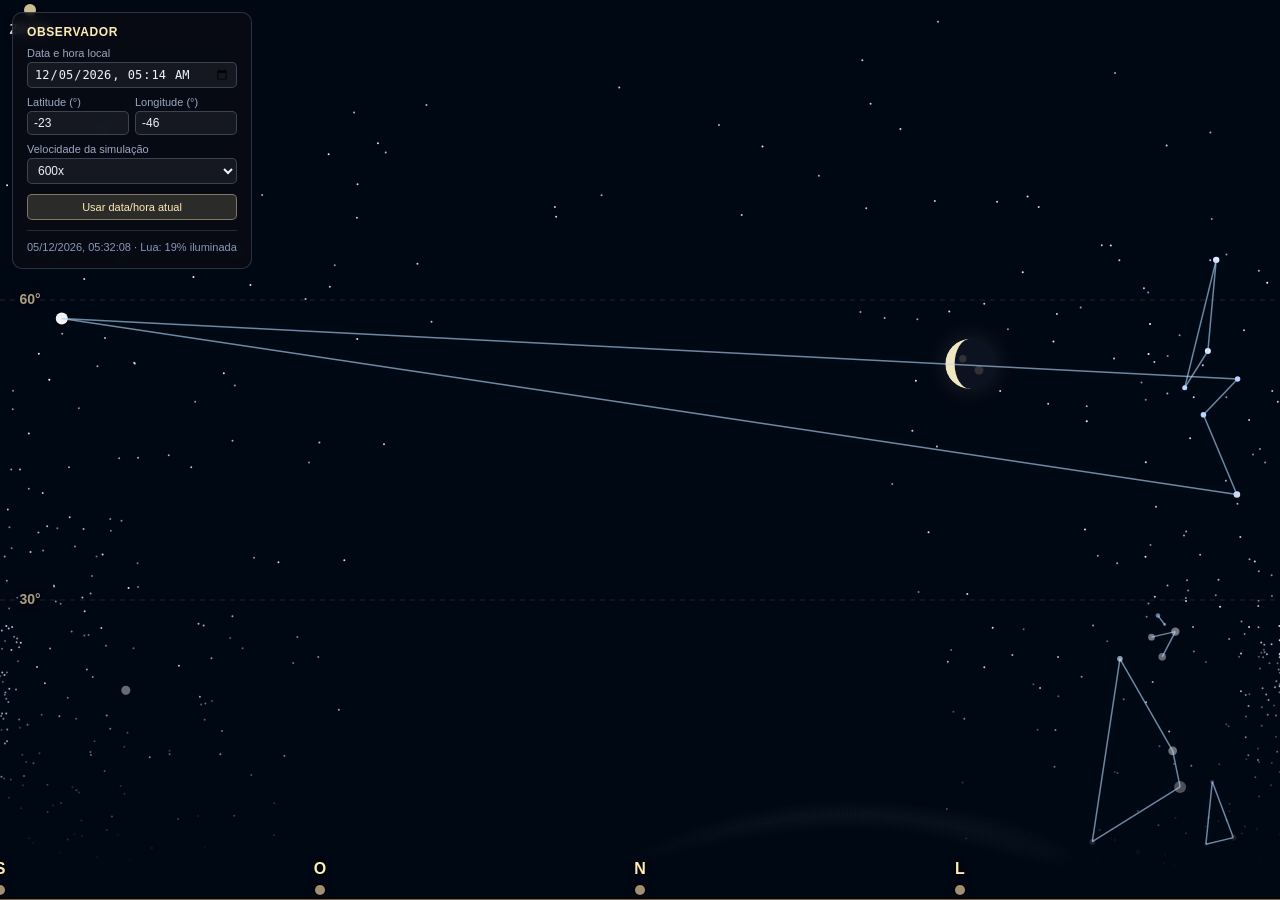
<file: index2.html>
<!DOCTYPE html>
<html lang="pt">
<head>
    <meta charset="UTF-8">
    <meta name="viewport" content="width=device-width, initial-scale=1.0">
    <title>Céu do Hemisfério Sul - Simulação Astronômica</title>
    <style>
        * {
            margin: 0;
            padding: 0;
            box-sizing: border-box;
        }
        body {
            background: #000;
            overflow: hidden;
            height: 100vh;
            width: 100vw;
            font-family: 'Segoe UI', Arial, sans-serif;
        }
        canvas {
            display: block;
            width: 100%;
            height: 100%;
            background: radial-gradient(circle at 30% 40%, #0a0f20, #03050a 90%);
        }

        #panel {
            position: fixed;
            top: 12px;
            left: 12px;
            background: rgba(10, 12, 20, 0.78);
            border: 1px solid rgba(150, 170, 210, 0.25);
            border-radius: 10px;
            padding: 12px 14px;
            color: #cfd8ea;
            font-size: 12px;
            backdrop-filter: blur(4px);
            z-index: 10;
            max-width: 240px;
        }
        #panel h1 {
            font-size: 12px;
            font-weight: 600;
            letter-spacing: 0.05em;
            color: #ffecb3;
            margin-bottom: 8px;
            text-transform: uppercase;
        }
        #panel label {
            display: block;
            margin-top: 8px;
            font-size: 11px;
            color: #9aa8c4;
        }
        #panel input, #panel select {
            width: 100%;
            margin-top: 3px;
            background: rgba(255,255,255,0.06);
            border: 1px solid rgba(150,170,210,0.3);
            border-radius: 5px;
            color: #eef2fb;
            padding: 4px 6px;
            font-size: 12px;
        }
        #panel .row {
            display: flex;
            gap: 6px;
        }
        #panel .row > div { flex: 1; }
        #nowBtn {
            margin-top: 10px;
            width: 100%;
            padding: 6px;
            background: rgba(255, 236, 179, 0.15);
            border: 1px solid rgba(255, 236, 179, 0.4);
            color: #ffecb3;
            border-radius: 5px;
            cursor: pointer;
            font-size: 11px;
        }
        #nowBtn:hover { background: rgba(255, 236, 179, 0.25); }
        #info {
            margin-top: 10px;
            padding-top: 8px;
            border-top: 1px solid rgba(150,170,210,0.2);
            font-size: 11px;
            color: #8b98b8;
            line-height: 1.5;
        }
        #toggleBtn {
            position: fixed;
            top: 12px;
            left: 12px;
            z-index: 11;
            background: rgba(10,12,20,0.78);
            border: 1px solid rgba(150,170,210,0.25);
            color: #ffecb3;
            border-radius: 8px;
            width: 30px;
            height: 30px;
            cursor: pointer;
            display: none;
            font-size: 14px;
        }
    </style>
</head>
<body>
    <canvas id="galaxy-canvas"></canvas>

    <div id="panel">
        <h1>Observador</h1>
        <label>Data e hora local
            <input type="datetime-local" id="dtInput">
        </label>
        <div class="row">
            <div>
                <label>Latitude (°)
                    <input type="number" id="latInput" value="-23" step="0.1" min="-90" max="90">
                </label>
            </div>
            <div>
                <label>Longitude (°)
                    <input type="number" id="lonInput" value="-46" step="0.1" min="-180" max="180">
                </label>
            </div>
        </div>
        <label>Velocidade da simulação
            <select id="speedInput">
                <option value="1">Tempo real</option>
                <option value="60">60x</option>
                <option value="600" selected>600x</option>
                <option value="3600">1h/seg</option>
                <option value="36000">10h/seg</option>
            </select>
        </label>
        <button id="nowBtn">Usar data/hora atual</button>
        <div id="info">Carregando...</div>
    </div>

<script>
(function() {

const canvas = document.getElementById("galaxy-canvas");
const ctx = canvas.getContext("2d");

let w, h;

// -------------------------------
// ESTADO DO OBSERVADOR (controlado pela UI)
// -------------------------------
let observerLatDeg = -23;
let observerLonDeg = -46;
let observerLat = observerLatDeg * Math.PI / 180;
let simSpeed = 600; // multiplicador de tempo
let simTime = new Date(); // horário simulado (avança a cada frame)

const dtInput = document.getElementById("dtInput");
const latInput = document.getElementById("latInput");
const lonInput = document.getElementById("lonInput");
const speedInput = document.getElementById("speedInput");
const nowBtn = document.getElementById("nowBtn");
const infoBox = document.getElementById("info");

function toLocalInputValue(date) {
    const pad = n => String(n).padStart(2, "0");
    return `${date.getFullYear()}-${pad(date.getMonth()+1)}-${pad(date.getDate())}T${pad(date.getHours())}:${pad(date.getMinutes())}`;
}

function setNow() {
    simTime = new Date();
    dtInput.value = toLocalInputValue(simTime);
}
setNow();

dtInput.addEventListener("change", () => {
    if (dtInput.value) simTime = new Date(dtInput.value);
});
latInput.addEventListener("input", () => {
    observerLatDeg = parseFloat(latInput.value) || 0;
    observerLat = observerLatDeg * Math.PI / 180;
});
lonInput.addEventListener("input", () => {
    observerLonDeg = parseFloat(lonInput.value) || 0;
});
speedInput.addEventListener("change", () => {
    simSpeed = parseFloat(speedInput.value);
});
nowBtn.addEventListener("click", setNow);

// -------------------------------
// TEMPO SIDERAL LOCAL REAL (GMST + longitude)
// -------------------------------
function dateToJD(date) {
    return date.getTime() / 86400000 + 2440587.5;
}

function getLST(date, lonDeg) {
    const JD = dateToJD(date);
    const T = (JD - 2451545.0) / 36525;
    let GMSTdeg = 280.46061837
                + 360.98564736629 * (JD - 2451545.0)
                + 0.000387933 * T * T
                - (T * T * T) / 38710000;
    GMSTdeg = ((GMSTdeg % 360) + 360) % 360;
    let LSTdeg = (GMSTdeg + lonDeg + 360) % 360;
    return LSTdeg * Math.PI / 180;
}

let LST = getLST(simTime, observerLonDeg);

// -------------------------------
// ESTRELAS DAS CONSTELAÇÕES (com nomes)
// -------------------------------
const constellationStars = [
    // CRUX (Cruzeiro do Sul)
    { name: "Acrux", ra: 12.45, dec: -63.1, mag: 0.8, color: "#ffffff" },
    { name: "Mimosa", ra: 12.79, dec: -59.7, mag: 1.2, color: "#dfe9ff" },
    { name: "Gacrux", ra: 12.52, dec: -57.1, mag: 1.6, color: "#dfe9ff" },
    { name: "DeltaCrucis", ra: 12.25, dec: -58.7, mag: 2.7, color: "#bcd4ff" },
    { name: "EpsilonCrucis", ra: 12.36, dec: -60.4, mag: 3.6, color: "#bcd4ff" },

    // CENTAURUS
    { name: "AlphaCen", ra: 14.66, dec: -60.8, mag: -0.27, color: "#ffffff" },
    { name: "BetaCen", ra: 14.10, dec: -60.4, mag: 0.6, color: "#ffffff" },
    { name: "GammaCen", ra: 12.68, dec: -48.9, mag: 2.2, color: "#dfe9ff" },
    { name: "ThetaCen", ra: 14.08, dec: -36.4, mag: 2.1, color: "#dfe9ff" },

    // CARINA
    { name: "Canopus", ra: 6.40, dec: -52.7, mag: -0.72, color: "#ffffff" },
    { name: "Miaplacidus", ra: 9.23, dec: -69.7, mag: 1.7, color: "#dfe9ff" },
    { name: "EpsilonCar", ra: 8.37, dec: -59.5, mag: 2.3, color: "#bcd4ff" },
    { name: "IotaCar", ra: 9.30, dec: -59.3, mag: 2.2, color: "#bcd4ff" },

    // VELA
    { name: "GammaVel", ra: 8.17, dec: -47.3, mag: 1.8, color: "#dfe9ff" },
    { name: "DeltaVel", ra: 8.75, dec: -54.7, mag: 2.0, color: "#dfe9ff" },
    { name: "KappaVel", ra: 9.37, dec: -55.0, mag: 2.5, color: "#bcd4ff" },

    // SCORPIUS (Escorpião)
    { name: "Antares", ra: 16.50, dec: -26.4, mag: 0.96, color: "#ffccaa" },
    { name: "Shaula", ra: 17.58, dec: -37.1, mag: 1.62, color: "#dfe9ff" },
    { name: "Sargas", ra: 17.63, dec: -42.9, mag: 1.86, color: "#dfe9ff" },
    { name: "Dschubba", ra: 16.00, dec: -22.6, mag: 2.29, color: "#bcd4ff" },
    { name: "PiSco", ra: 15.95, dec: -26.0, mag: 2.89, color: "#bcd4ff" },

    // SAGITTARIUS (Sagitário)
    { name: "KausAustralis", ra: 18.42, dec: -34.4, mag: 1.79, color: "#dfe9ff" },
    { name: "Nunki", ra: 18.92, dec: -26.3, mag: 2.02, color: "#dfe9ff" },
    { name: "Ascella", ra: 19.02, dec: -29.9, mag: 2.60, color: "#bcd4ff" },
    { name: "KausMedia", ra: 18.35, dec: -29.8, mag: 2.70, color: "#bcd4ff" },

    // TRIANGULUM AUSTRALE (Triângulo Austral)
    { name: "Atria", ra: 16.80, dec: -69.0, mag: 1.91, color: "#dfe9ff" },
    { name: "BetaTrA", ra: 15.92, dec: -63.4, mag: 2.83, color: "#bcd4ff" },
    { name: "GammaTrA", ra: 15.30, dec: -68.7, mag: 2.87, color: "#bcd4ff" },

    // ARA (Altar)
    { name: "BetaAra", ra: 17.43, dec: -55.5, mag: 2.84, color: "#bcd4ff" },
    { name: "GammaAra", ra: 17.43, dec: -56.4, mag: 3.31, color: "#bcd4ff" },

    // LUPUS (Lobo)
    { name: "AlphaLup", ra: 14.68, dec: -47.4, mag: 2.30, color: "#bcd4ff" },
    { name: "BetaLup", ra: 14.97, dec: -43.1, mag: 2.68, color: "#bcd4ff" },

    // Outras estrelas brilhantes
    { name: "Fomalhaut", ra: 22.95, dec: -29.6, mag: 1.16, color: "#dfe9ff" },
    { name: "Achernar", ra: 1.63, dec: -57.2, mag: 0.45, color: "#ffffff" },
    { name: "Peacock", ra: 20.42, dec: -56.7, mag: 1.94, color: "#dfe9ff" }
];

// -------------------------------
// LINHAS DAS CONSTELAÇÕES
// -------------------------------
const constellationLines = {
    Crux: [
        ["Gacrux", "Acrux"],
        ["DeltaCrucis", "EpsilonCrucis"],
        ["Mimosa", "Acrux"]
    ],
    Centaurus: [
        ["AlphaCen", "BetaCen"],
        ["BetaCen", "GammaCen"],
        ["GammaCen", "ThetaCen"],
        ["ThetaCen", "AlphaCen"]
    ],
    Carina: [
        ["Canopus", "Miaplacidus"],
        ["Miaplacidus", "IotaCar"],
        ["IotaCar", "EpsilonCar"],
        ["EpsilonCar", "Canopus"]
    ],
    Vela: [
        ["GammaVel", "DeltaVel"],
        ["DeltaVel", "KappaVel"],
        ["KappaVel", "GammaVel"]
    ],
    Scorpius: [
        ["Antares", "Dschubba"],
        ["Dschubba", "PiSco"],
        ["PiSco", "Antares"],
        ["Antares", "Sargas"],
        ["Sargas", "Shaula"]
    ],
    Sagittarius: [
        ["KausAustralis", "KausMedia"],
        ["KausMedia", "Ascella"],
        ["Ascella", "Nunki"],
        ["Nunki", "KausAustralis"]
    ],
    TriangulumAustrale: [
        ["Atria", "BetaTrA"],
        ["BetaTrA", "GammaTrA"],
        ["GammaTrA", "Atria"]
    ],
    Ara: [
        ["BetaAra", "GammaAra"]
    ],
    Lupus: [
        ["AlphaLup", "BetaLup"]
    ]
};

// -------------------------------
// GERAR ESTRELAS DE FUNDO (realistas)
// Cada estrela recebe um "seed" fixo para cintilação estável.
// -------------------------------
const STAR_COUNT = 600;

function generateSouthernStars(count){
    const stars = [];
    for(let i=0; i<count; i++){
        let ra = Math.random() * 24;
        let dec = -Math.pow(Math.random(), 0.85) * 90;
        let mag = 4 + Math.random() * 5;
        let color;
        if(mag < 5) color = "#ffffff";
        else if(mag < 7) color = "#dfe9ff";
        else color = "#bcd4ff";
        stars.push({ ra, dec, mag, color, seed: Math.random() * 1000 });
    }
    return stars;
}

const backgroundStars = generateSouthernStars(STAR_COUNT);
constellationStars.forEach((s, i) => s.seed = i * 37.5);

const allStars = [...backgroundStars, ...constellationStars];

// -------------------------------
// CONVERSÕES COORDENADAS
// -------------------------------
function raToRad(ra){ return (ra * 15) * Math.PI/180; }
function decToRad(dec){ return dec * Math.PI/180; }

function equatorialToHorizontal(ra, dec){
    let H = LST - ra;
    let alt = Math.asin(
        Math.sin(dec)*Math.sin(observerLat) +
        Math.cos(dec)*Math.cos(observerLat)*Math.cos(H)
    );
    let cosAz = (Math.sin(dec) - Math.sin(alt)*Math.sin(observerLat)) /
                (Math.cos(alt)*Math.cos(observerLat));
    cosAz = Math.max(-1, Math.min(1, cosAz));
    let az = Math.acos(cosAz);
    if (Math.sin(H) > 0) az = 2*Math.PI - az;
    return { alt, az };
}

// Horizonte na base (y = h), zênite no topo (y = 0). Sul centralizado.
function project(alt, az){
    let x = (az * w / (2 * Math.PI) + w/2) % w;
    let y = h * (1 - alt / (Math.PI/2));
    return { x, y };
}

// -------------------------------
// EXTINÇÃO ATMOSFÉRICA
// Estrelas perto do horizonte atenuam (atravessam mais atmosfera)
// -------------------------------
function airmass(altRad){
    const altDeg = altRad * 180 / Math.PI;
    if (altDeg < 3) return 20;
    return 1 / (Math.sin(altRad) + 0.50572 * Math.pow(altDeg + 6.07995, -1.6364));
}

function extinctionFactor(altRad){
    const k = 0.28; // coeficiente de extinção típico (mag/airmass)
    const X = airmass(altRad);
    return Math.pow(10, -0.4 * k * (X - 1));
}

// -------------------------------
// CINTILAÇÃO (twinkling)
// Mais forte perto do horizonte, sutil no zênite
// -------------------------------
function twinkleFactor(seed, tMs, altRad){
    const amount = 0.15 + 0.35 * (1 - Math.sin(Math.max(altRad, 0.01)));
    return 1 + amount * Math.sin(tMs * 0.006 + seed);
}

// -------------------------------
// VIA LÁCTEA
// -------------------------------
function drawMilkyWay() {
    const decNGP = 27.13 * Math.PI/180;
    const raNGP = 192.85 * Math.PI/180;
    const lStep = 0.02;
    const l0 = 123 * Math.PI/180;

    ctx.save();
    ctx.globalAlpha = 0.15;

    for (let l = 0; l < 2*Math.PI; l += lStep) {
        let sinDec = Math.cos(decNGP) * Math.sin(l - l0);
        sinDec = Math.max(-1, Math.min(1, sinDec));
        let dec = Math.asin(sinDec);

        let cosDec = Math.cos(dec);
        let cosDeltaRA = Math.cos(l - l0) / cosDec;
        let sinDeltaRA = - Math.sin(decNGP) * Math.sin(l - l0) / cosDec;

        cosDeltaRA = Math.max(-1, Math.min(1, cosDeltaRA));
        sinDeltaRA = Math.max(-1, Math.min(1, sinDeltaRA));

        let deltaRA = Math.atan2(sinDeltaRA, cosDeltaRA);
        let ra = raNGP + deltaRA;
        if (ra < 0) ra += 2*Math.PI;
        if (ra > 2*Math.PI) ra -= 2*Math.PI;

        let { alt, az } = equatorialToHorizontal(ra, dec);
        if (alt > 0) {
            let {x, y} = project(alt, az);
            let ext = extinctionFactor(alt);
            ctx.beginPath();
            let size = 40 + 30 * Math.cos(l);
            if (size < 20) size = 20;
            let gradient = ctx.createRadialGradient(x, y, 0, x, y, size);
            gradient.addColorStop(0, `rgba(255, 255, 240, ${0.3*ext})`);
            gradient.addColorStop(0.5, `rgba(200, 200, 255, ${0.1*ext})`);
            gradient.addColorStop(1, "rgba(255, 255, 255, 0)");
            ctx.fillStyle = gradient;
            ctx.arc(x, y, size, 0, 2*Math.PI);
            ctx.fill();
        }
    }

    ctx.restore();
}

// -------------------------------
// MARCAÇÕES DE ALTITUDE
// -------------------------------
function drawAltitudeMarkings() {
    ctx.save();
    ctx.globalAlpha = 0.25;
    ctx.strokeStyle = "#8a7a5a";
    ctx.lineWidth = 1;
    ctx.setLineDash([5, 5]);

    const altitudes = [30, 60];
    altitudes.forEach(deg => {
        let alt = deg * Math.PI/180;
        let y = h * (1 - alt / (Math.PI/2));
        ctx.beginPath();
        ctx.moveTo(0, y);
        ctx.lineTo(w, y);
        ctx.stroke();
    });

    ctx.setLineDash([]);
    ctx.globalAlpha = 0.8;
    ctx.font = "bold 14px 'Segoe UI', Arial, sans-serif";
    ctx.fillStyle = "#d4c4a4";
    ctx.shadowColor = "#000";
    ctx.shadowBlur = 6;
    ctx.textAlign = "center";
    ctx.textBaseline = "middle";

    altitudes.forEach(deg => {
        let alt = deg * Math.PI/180;
        let y = h * (1 - alt / (Math.PI/2));
        if (y > 20 && y < h-20) ctx.fillText(deg + "°", 30, y);
    });

    ctx.beginPath();
    ctx.arc(30, 10, 6, 0, 2*Math.PI);
    ctx.fillStyle = "#ffecb3";
    ctx.fill();
    ctx.fillStyle = "#ffffff";
    ctx.fillText("Zênite", 30, 30);

    ctx.shadowBlur = 0;
    ctx.restore();
}

// -------------------------------
// HORIZONTE E PONTOS CARDEAIS
// -------------------------------
function drawHorizonAndCardinals() {
    ctx.save();
    ctx.strokeStyle = "rgba(160, 120, 60, 0.8)";
    ctx.lineWidth = 2;
    ctx.beginPath();
    ctx.moveTo(0, h);
    ctx.lineTo(w, h);
    ctx.stroke();

    const cardinals = [
        { name: "N", az: 0 },
        { name: "L", az: Math.PI/2 },
        { name: "S", az: Math.PI },
        { name: "O", az: 3*Math.PI/2 }
    ];

    ctx.font = "bold 16px 'Segoe UI', Arial, sans-serif";
    ctx.fillStyle = "#c0b090";
    ctx.shadowColor = "#000";
    ctx.shadowBlur = 6;
    ctx.textAlign = "center";
    ctx.textBaseline = "middle";

    cardinals.forEach(c => {
        let { x } = project(0, c.az);
        let y = h;
        ctx.beginPath();
        ctx.arc(x, y - 10, 5, 0, 2*Math.PI);
        ctx.fillStyle = "#a58e6d";
        ctx.fill();
        ctx.fillStyle = "#ffecb3";
        ctx.fillText(c.name, x, y - 30);
    });

    ctx.shadowBlur = 0;
    ctx.restore();
}

// -------------------------------
// LUA - posição aproximada + fase real
// -------------------------------
let moonRA = raToRad(10);
let moonDec = decToRad(-20);

function updateMoonPosition(dtSimMs) {
    // Aproximação simplificada do movimento da Lua contra as estrelas
    // (~13.2°/dia). Não é uma efeméride precisa, mas mantém coerência temporal.
    const degPerMs = 13.2 / 86400000;
    moonRA += (degPerMs * Math.PI/180) * dtSimMs;
    if (moonRA > 2*Math.PI) moonRA -= 2*Math.PI;
}

function getMoonPhase(date) {
    // Ciclo sinódico real (~29.53 dias) a partir de uma lua nova de referência
    const synodic = 29.530588853;
    const refNewMoon = Date.UTC(2000, 0, 6, 18, 14) / 1000; // s
    const nowS = date.getTime() / 1000;
    const daysSince = (nowS - refNewMoon) / 86400;
    let age = ((daysSince % synodic) + synodic) % synodic;
    let phaseFrac = age / synodic; // 0..1 (0 = nova, 0.5 = cheia)
    let illum = (1 - Math.cos(2 * Math.PI * phaseFrac)) / 2;
    return { phaseFrac, illum, waxing: phaseFrac < 0.5, age };
}

function drawMoonDisc(x, y, r, phaseFrac, illum, waxing) {
    ctx.save();
    ctx.translate(x, y);

    ctx.beginPath();
    ctx.arc(0, 0, r, 0, 2*Math.PI);
    ctx.clip();

    // Lado escuro (base)
    ctx.fillStyle = "#0d1220";
    ctx.fillRect(-r, -r, r*2, r*2);

    // Metade iluminada (lado depende de crescente/minguante)
    ctx.beginPath();
    if (waxing) {
        ctx.arc(0, 0, r, -Math.PI/2, Math.PI/2);
    } else {
        ctx.arc(0, 0, r, Math.PI/2, -Math.PI/2);
    }
    ctx.fillStyle = "#f0e6c0";
    ctx.fill();

    // Terminador (elipse) ajusta quanto dessa metade está de fato iluminado
    const k = Math.abs(Math.cos(phaseFrac * 2 * Math.PI));
    ctx.beginPath();
    ctx.ellipse(0, 0, r * k, r, 0, 0, 2*Math.PI);
    ctx.fillStyle = illum > 0.5 ? "#f0e6c0" : "#0d1220";
    ctx.fill();

    // Crateras sutis
    ctx.globalAlpha = 0.25;
    ctx.fillStyle = "#a09070";
    ctx.beginPath(); ctx.arc(-r*0.3, -r*0.2, r*0.15, 0, 2*Math.PI); ctx.fill();
    ctx.beginPath(); ctx.arc(r*0.35, r*0.25, r*0.18, 0, 2*Math.PI); ctx.fill();
    ctx.globalAlpha = 1;

    ctx.restore();
}

function drawMoon(nowMs) {
    let { alt, az } = equatorialToHorizontal(moonRA, moonDec);
    if (alt <= 0) return;

    let { x, y } = project(alt, az);
    let moonSize = 25;
    const { phaseFrac, illum, waxing, age } = getMoonPhase(simTime);

    ctx.save();
    ctx.shadowColor = "rgba(255, 255, 200, 0.8)";
    ctx.shadowBlur = 25 + 15 * illum;
    ctx.beginPath();
    ctx.arc(x, y, moonSize * 0.9, 0, 2 * Math.PI);
    ctx.fillStyle = `rgba(255, 255, 220, ${0.15 + 0.2*illum})`;
    ctx.fill();
    ctx.shadowBlur = 0;
    ctx.restore();

    drawMoonDisc(x, y, moonSize, phaseFrac, illum, waxing);

    return { illum, age };
}

// -------------------------------
// DESENHO PRINCIPAL
// -------------------------------
function drawSky(nowMs){
    ctx.fillStyle = "#000814";
    ctx.fillRect(0,0,w,h);

    drawMilkyWay();

    const projectedStars = {};

    for(let s of allStars){
        let ra = raToRad(s.ra);
        let dec = decToRad(s.dec);
        let {alt, az} = equatorialToHorizontal(ra, dec);

        if(alt > 0){
            let {x,y} = project(alt, az);
            let size = 5 - (s.mag || 5);
            if (s.mag < 0) size = 7;
            size = Math.max(size, 1.0);
            size = Math.min(size, 6);

            const ext = extinctionFactor(alt);
            const twk = twinkleFactor(s.seed, nowMs, alt);

            ctx.globalAlpha = Math.max(0, Math.min(1, 0.9 * ext * twk));
            ctx.beginPath();
            ctx.arc(x, y, size, 0, 2*Math.PI);
            ctx.fillStyle = s.color || "white";
            ctx.fill();

            if(s.name){
                projectedStars[s.name] = {x, y};
            }
        }
    }
    ctx.globalAlpha = 1;

    const moonInfo = drawMoon(nowMs);

    ctx.strokeStyle = "rgba(180,220,255,0.6)";
    ctx.lineWidth = 1.5;

    for(let constName in constellationLines){
        const lines = constellationLines[constName];
        for(let [starA, starB] of lines){
            if(projectedStars[starA] && projectedStars[starB]){
                ctx.beginPath();
                ctx.moveTo(projectedStars[starA].x, projectedStars[starA].y);
                ctx.lineTo(projectedStars[starB].x, projectedStars[starB].y);
                ctx.stroke();
            }
        }
    }

    drawHorizonAndCardinals();
    drawAltitudeMarkings();

    ctx.globalAlpha = 1;

    return moonInfo;
}

// -------------------------------
// ANIMAÇÃO
// -------------------------------
let lastTs = null;

function animate(ts){
    if (lastTs === null) lastTs = ts;
    const dtRealMs = ts - lastTs;
    lastTs = ts;

    const dtSimMs = dtRealMs * simSpeed;
    simTime = new Date(simTime.getTime() + dtSimMs);

    LST = getLST(simTime, observerLonDeg);
    updateMoonPosition(dtSimMs);

    const moonInfo = drawSky(ts);

    // Atualiza painel de informação
    const illumPct = moonInfo ? Math.round(moonInfo.illum * 100) : 0;
    infoBox.textContent =
        simTime.toLocaleString('pt-BR') +
        (moonInfo ? ` · Lua: ${illumPct}% iluminada` : ' · Lua abaixo do horizonte');

    requestAnimationFrame(animate);
}

function resize(){
    w = canvas.width = window.innerWidth;
    h = canvas.height = window.innerHeight;
}

window.addEventListener("resize", resize);
resize();
requestAnimationFrame(animate);

})();
</script>

</body>
</html>
</file>
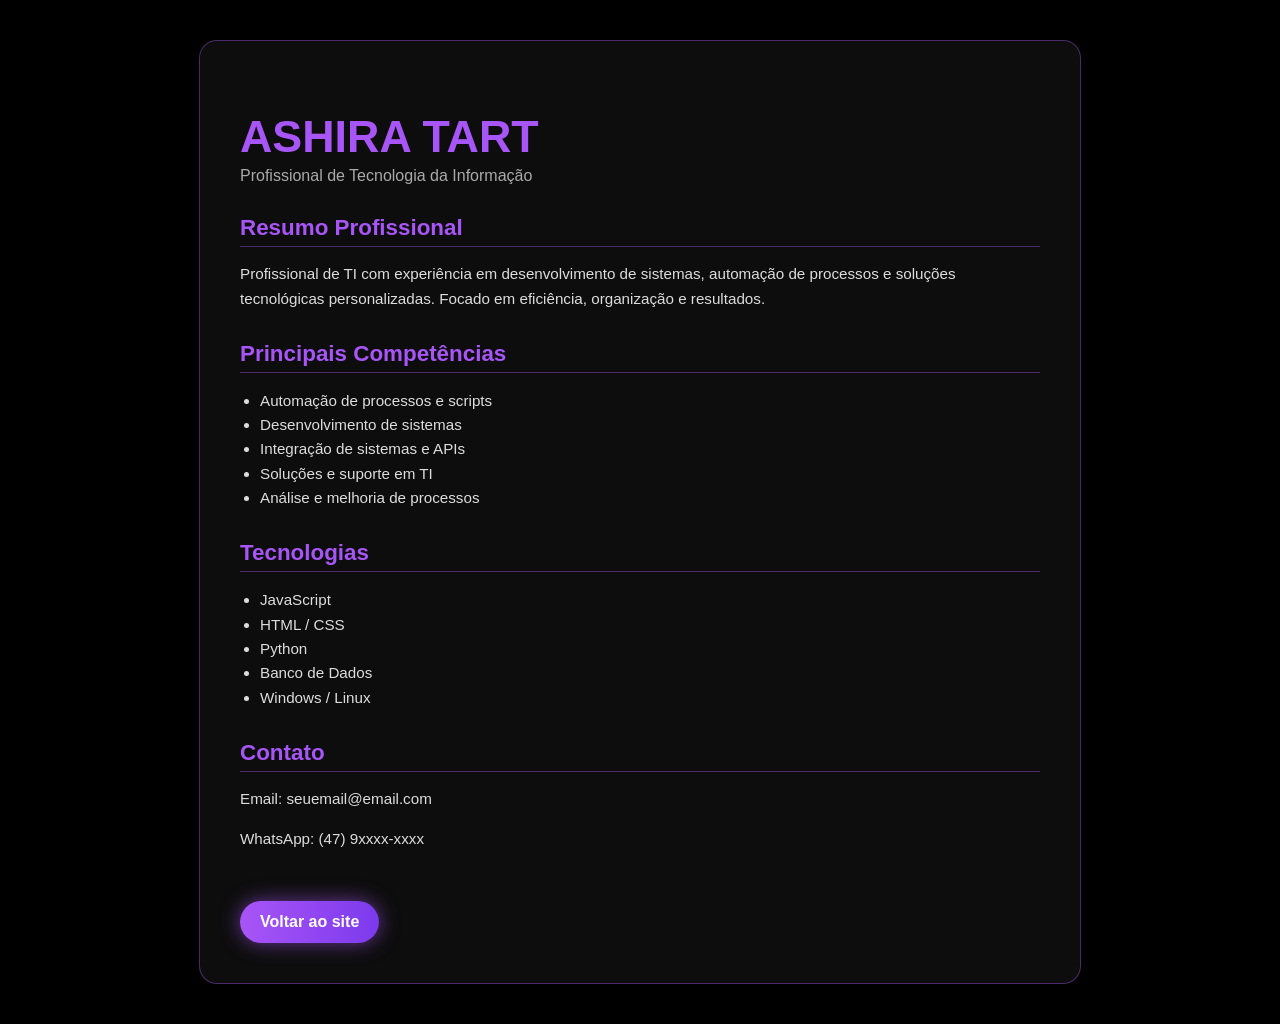
<file: land/curriculo.html>
<!DOCTYPE html>
<html lang="pt-BR">
<head>
<meta charset="UTF-8">
<title>Currículo | Ashira Tart</title>
<meta name="viewport" content="width=device-width, initial-scale=1.0">

<style>
body {
  background: #000;
  color: #fff;
  font-family: 'Segoe UI', sans-serif;
  margin: 0;
  padding: 40px 20px;
}

.container {
  max-width: 800px;
  margin: auto;
  background: rgba(255,255,255,0.05);
  padding: 40px;
  border-radius: 18px;
  border: 1px solid rgba(168,85,247,0.4);
}

h1 {
  font-size: 2.8rem;
  color: #a855f7;
  margin-bottom: 5px;
}

.subtitle {
  color: #aaa;
  margin-bottom: 30px;
}

.section {
  margin-bottom: 30px;
}

.section h2 {
  color: #a855f7;
  font-size: 1.4rem;
  margin-bottom: 10px;
  border-bottom: 1px solid rgba(168,85,247,0.4);
  padding-bottom: 5px;
}

.section p, .section li {
  color: #ddd;
  font-size: 0.95rem;
  line-height: 1.6;
}

ul {
  padding-left: 20px;
}

.btn {
  display: inline-block;
  margin-top: 20px;
  padding: 12px 20px;
  border-radius: 30px;
  background: linear-gradient(90deg, #a855f7, #7c3aed);
  color: #fff;
  text-decoration: none;
  font-weight: bold;
  box-shadow: 0 0 20px rgba(168,85,247,0.6);
}
</style>
</head>

<body>

<div class="container">

  <h1>ASHIRA TART</h1>
  <div class="subtitle">Profissional de Tecnologia da Informação</div>

  <div class="section">
    <h2>Resumo Profissional</h2>
    <p>
      Profissional de TI com experiência em desenvolvimento de sistemas,
      automação de processos e soluções tecnológicas personalizadas.
      Focado em eficiência, organização e resultados.
    </p>
  </div>

  <div class="section">
    <h2>Principais Competências</h2>
    <ul>
      <li>Automação de processos e scripts</li>
      <li>Desenvolvimento de sistemas</li>
      <li>Integração de sistemas e APIs</li>
      <li>Soluções e suporte em TI</li>
      <li>Análise e melhoria de processos</li>
    </ul>
  </div>

  <div class="section">
    <h2>Tecnologias</h2>
    <ul>
      <li>JavaScript</li>
      <li>HTML / CSS</li>
      <li>Python</li>
      <li>Banco de Dados</li>
      <li>Windows / Linux</li>
    </ul>
  </div>

  <div class="section">
    <h2>Contato</h2>
    <p>Email: seuemail@email.com</p>
    <p>WhatsApp: (47) 9xxxx-xxxx</p>
  </div>

  <a href="index.html" class="btn">Voltar ao site</a>

</div>

</body>
</html>
</file>
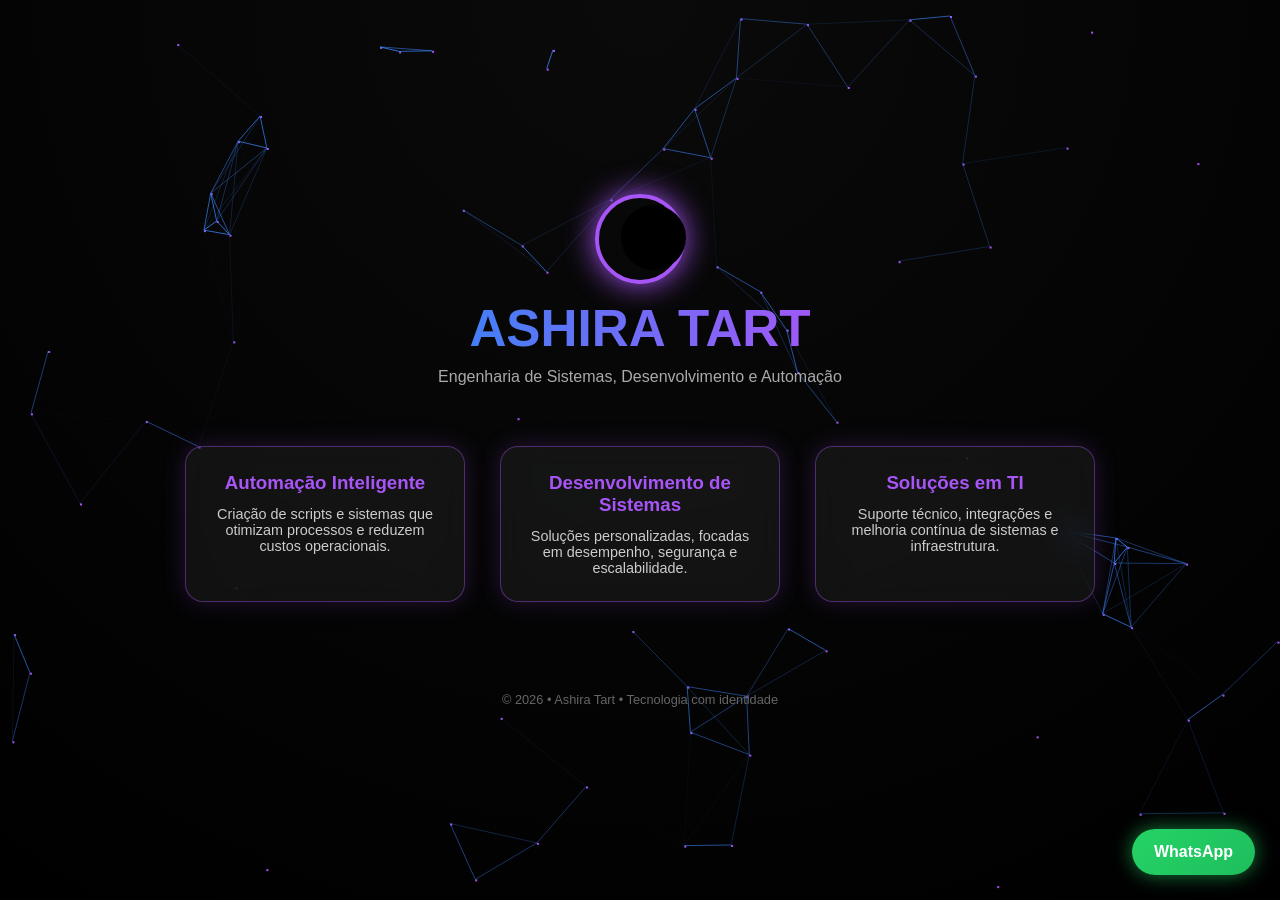
<file: land/land1.html>
<!DOCTYPE html>
<html lang="pt-BR">
<head>
<meta charset="UTF-8">
<title>Ashira Tart</title>
<meta name="viewport" content="width=device-width, initial-scale=1.0">
<link rel="stylesheet" href="../css/home.css">
</head>

<body>

<canvas id="bg"></canvas>

<main>
  <div class="logo">
    <div class="moon"></div>
    <h1>ASHIRA TART</h1>
    <div class="subtitle">Engenharia de Sistemas, Desenvolvimento e Automação</div>
  </div>

  <section class="projects">
    <div class="card" onclick="automo()">
      <h3>Automação Inteligente</h3>
      <p>Criação de scripts e sistemas que otimizam processos e reduzem custos operacionais.</p>
    </div>

    <div class="card" onclick="dev()">
      <h3>Desenvolvimento de Sistemas</h3>
      <p>Soluções personalizadas, focadas em desempenho, segurança e escalabilidade.</p>
    </div>

    <div class="card" onclick="solutions()">
      <h3>Soluções em TI</h3>
      <p>Suporte técnico, integrações e melhoria contínua de sistemas e infraestrutura.</p>
    </div>
  </section>
 <a href="https://wa.me/5599982507211" target="_blank" class="whatsapp-float">
  WhatsApp
</a>
  <footer>
    © 2026 • Ashira Tart • Tecnologia com identidade
  </footer>
</main>

<script>
/* FUNDO DE PARTÍCULAS CONECTADAS */
const canvas = document.getElementById('bg');
const ctx = canvas.getContext('2d');

let w, h;
const particles = [];
const count = 80;

function resize() {
  w = canvas.width = window.innerWidth;
  h = canvas.height = window.innerHeight;
}
window.addEventListener('resize', resize);
resize();

for (let i = 0; i < count; i++) {
  particles.push({
    x: Math.random() * w,
    y: Math.random() * h,
    vx: (Math.random() - 0.5) * 0.8,
    vy: (Math.random() - 0.5) * 0.8
  });
}

function draw() {
  ctx.clearRect(0, 0, w, h);

  particles.forEach(p => {
    p.x += p.vx;
    p.y += p.vy;

    if (p.x < 0 || p.x > w) p.vx *= -1;
    if (p.y < 0 || p.y > h) p.vy *= -1;

    ctx.fillStyle = '#a855f7';
    ctx.fillRect(p.x, p.y, 2, 2);
  });

  for (let i = 0; i < particles.length; i++) {
    for (let j = i; j < particles.length; j++) {
      const dx = particles[i].x - particles[j].x;
      const dy = particles[i].y - particles[j].y;
      const dist = Math.sqrt(dx*dx + dy*dy);

      if (dist < 120) {
        ctx.strokeStyle = `rgba(59,130,246,${1 - dist/120})`;
        ctx.beginPath();
        ctx.moveTo(particles[i].x, particles[i].y);
        ctx.lineTo(particles[j].x, particles[j].y);
        ctx.stroke();
      }
    }
  }

  requestAnimationFrame(draw);
}
draw();

/* EFEITO 3D NOS CARDS */
document.querySelectorAll('.card').forEach(card => {
  card.addEventListener('mousemove', e => {
    const r = card.getBoundingClientRect();
    const x = e.clientX - r.left;
    const y = e.clientY - r.top;
    const rx = ((y / r.height) - 0.5) * 10;
    const ry = ((x / r.width) - 0.5) * -10;
    card.style.transform = `rotateX(${rx}deg) rotateY(${ry}deg)`;
  });

  card.addEventListener('mouseleave', () => {
    card.style.transform = 'rotateX(0) rotateY(0)';
  });
});

function automo() {
  window.location.href = "../page/automo.html";
}
function dev() {
  window.location.href = "../page/dev.html";
}
function solutions() {
  window.location.href = "../page/solutions.html";
}
</script>

</body>
</html>
</file>
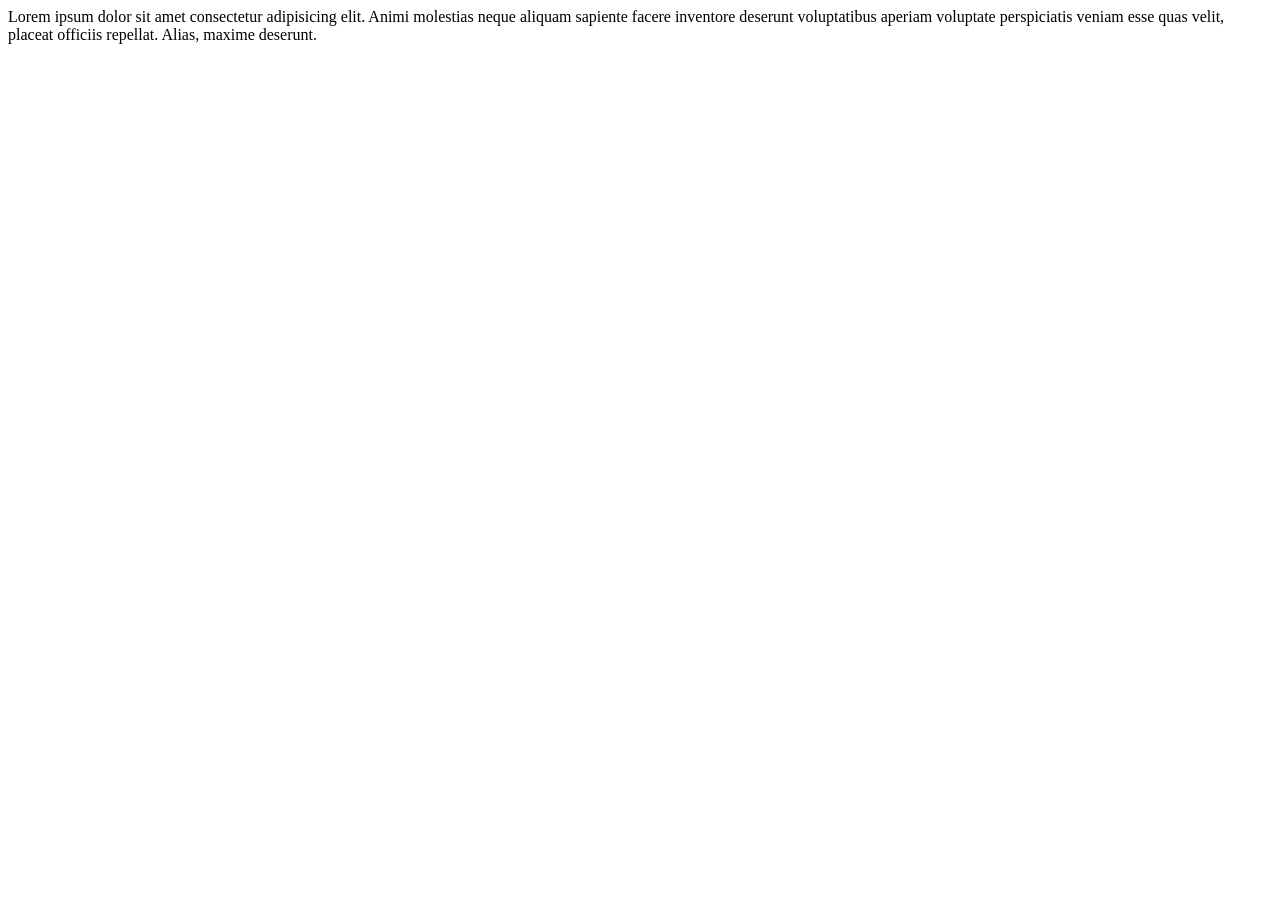
<file: page/automo.html>
<!DOCTYPE html>
<html lang="en">
<head>
    <meta charset="UTF-8">
    <meta name="viewport" content="width=device-width, initial-scale=1.0">
    <title>Automação Inteligente</title>
</head>
<body>
    Lorem ipsum dolor sit amet consectetur adipisicing elit. Animi molestias neque aliquam sapiente facere inventore deserunt voluptatibus aperiam voluptate perspiciatis veniam esse quas velit, placeat officiis repellat. Alias, maxime deserunt.
</body>
</html>
</file>
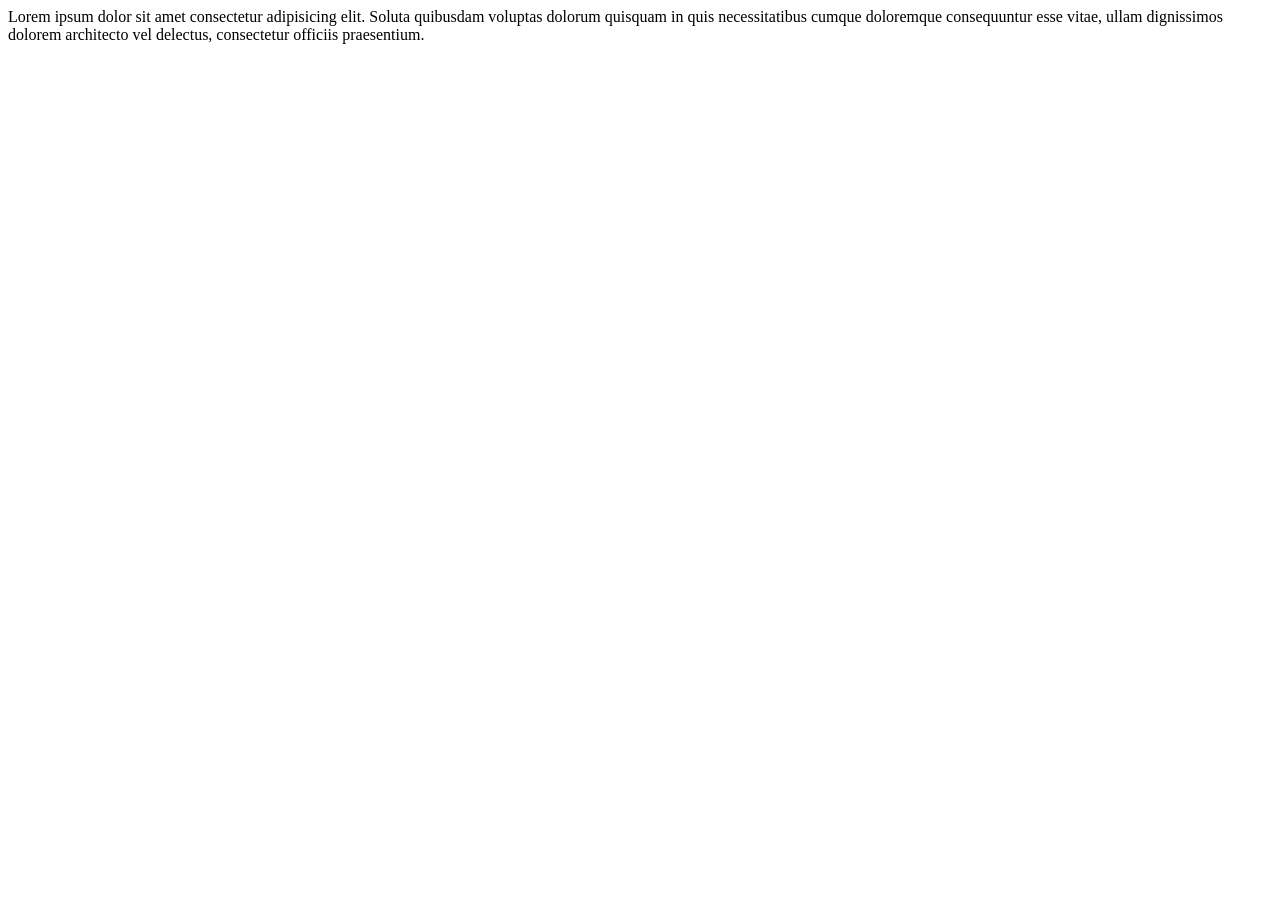
<file: page/dev.html>
<!DOCTYPE html>
<html lang="en">
<head>
    <meta charset="UTF-8">
    <meta name="viewport" content="width=device-width, initial-scale=1.0">
    <title>Desenvolvimento de Sistemas</title>
</head>
<body>
    Lorem ipsum dolor sit amet consectetur adipisicing elit. Soluta quibusdam voluptas dolorum quisquam in quis necessitatibus cumque doloremque consequuntur esse vitae, ullam dignissimos dolorem architecto vel delectus, consectetur officiis praesentium.
</body>
</html>
</file>
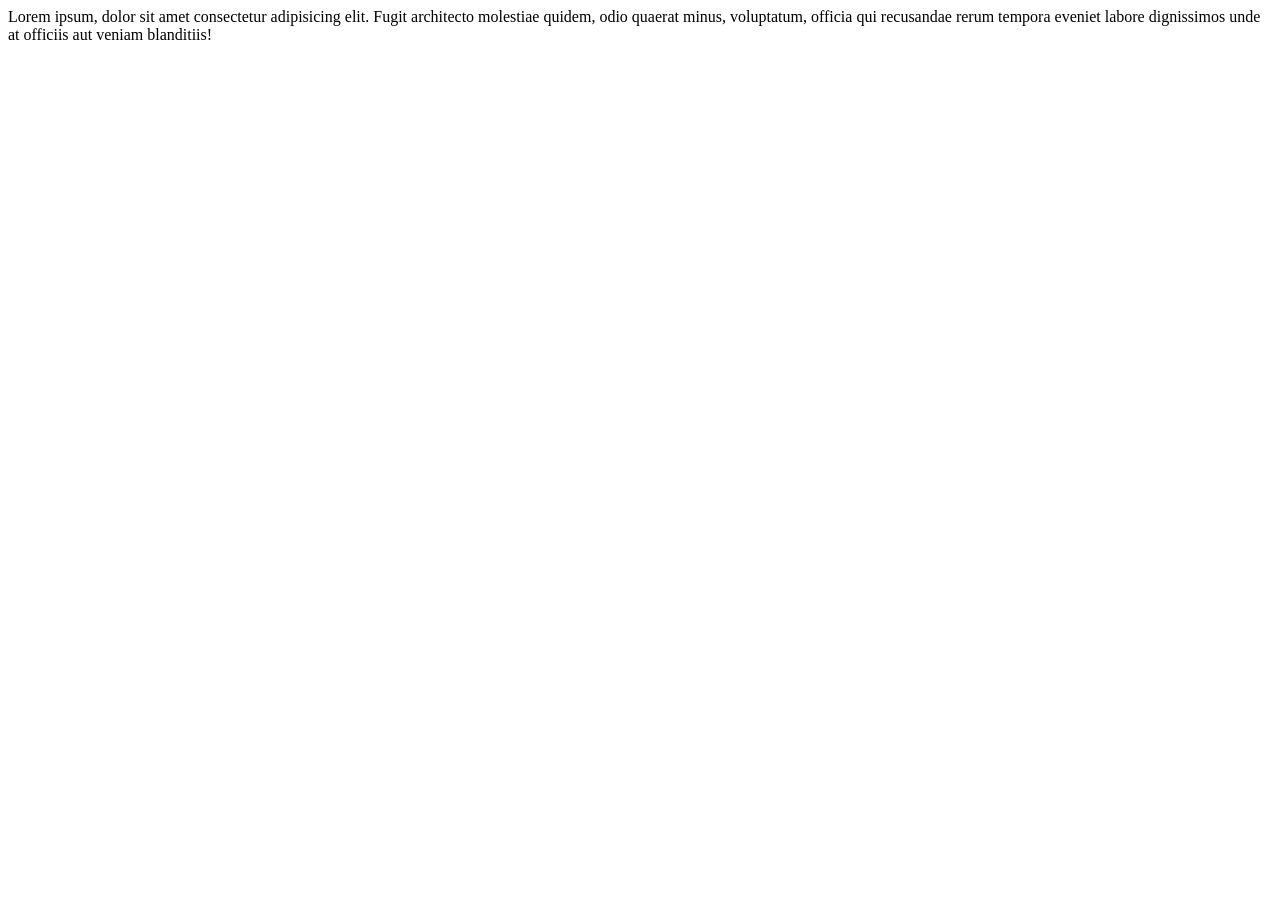
<file: page/solutions.html>
<!DOCTYPE html>
<html lang="en">
<head>
    <meta charset="UTF-8">
    <meta name="viewport" content="width=device-width, initial-scale=1.0">
    <title>Soluções em TI</title>
</head>
<body>
    Lorem ipsum, dolor sit amet consectetur adipisicing elit. Fugit architecto molestiae quidem, odio quaerat minus, voluptatum, officia qui recusandae rerum tempora eveniet labore dignissimos unde at officiis aut veniam blanditiis!
</body>
</html>
</file>
<file: src/style.css>
* {
    margin: 0;
    padding: 0;
    box-sizing: border-box;
}
body {
    background: #000;
    overflow: hidden;
    height: 100vh;
    width: 100vw;
    font-family: 'Segoe UI', Arial, sans-serif;
}
canvas {
    display: block;
    width: 100%;
    height: 100%;
    background: radial-gradient(circle at 30% 40%, #0a0f20, #03050a 90%);
}

#panel {
    position: fixed;
    top: 12px;
    left: 12px;
    background: rgba(10, 12, 20, 0.78);
    border: 1px solid rgba(150, 170, 210, 0.25);
    border-radius: 10px;
    padding: 12px 14px;
    color: #cfd8ea;
    font-size: 12px;
    backdrop-filter: blur(4px);
    z-index: 10;
    max-width: 240px;
}
#panel h1 {
    font-size: 12px;
    font-weight: 600;
    letter-spacing: 0.05em;
    color: #ffecb3;
    margin-bottom: 8px;
    text-transform: uppercase;
}
#panel label {
    display: block;
    margin-top: 8px;
    font-size: 11px;
    color: #9aa8c4;
}
#panel input, #panel select {
    width: 100%;
    margin-top: 3px;
    background: rgba(255,255,255,0.06);
    border: 1px solid rgba(150,170,210,0.3);
    border-radius: 5px;
    color: #eef2fb;
    padding: 4px 6px;
    font-size: 12px;
}
#panel .row {
    display: flex;
    gap: 6px;
}
#panel .row > div { flex: 1; }
#nowBtn {
    margin-top: 10px;
    width: 100%;
    padding: 6px;
    background: rgba(255, 236, 179, 0.15);
    border: 1px solid rgba(255, 236, 179, 0.4);
    color: #ffecb3;
    border-radius: 5px;
    cursor: pointer;
    font-size: 11px;
}
#nowBtn:hover { background: rgba(255, 236, 179, 0.25); }
#info {
    margin-top: 10px;
    padding-top: 8px;
    border-top: 1px solid rgba(150,170,210,0.2);
    font-size: 11px;
    color: #8b98b8;
    line-height: 1.5;
}

/* ---------------------------------------------------------
   Painel educativo — ocupa a margem escura fora do domo
   circular (visível em telas largas o bastante).
   --------------------------------------------------------- */
#edu-panel {
    position: fixed;
    top: 0;
    right: 0;
    height: 100vh;
    width: 300px;
    overflow-y: auto;
    padding: 22px 20px 40px;
    box-sizing: border-box;
    background: linear-gradient(to left, rgba(4,6,11,0.85), rgba(4,6,11,0));
    color: #a9b4cc;
    z-index: 9;
    scrollbar-width: thin;
    scrollbar-color: rgba(150,170,210,0.35) transparent;
    transition: transform 0.25s ease;
}
#edu-panel section {
    margin-bottom: 22px;
}
#edu-panel h2 {
    font-size: 13px;
    font-weight: 600;
    letter-spacing: 0.03em;
    color: #ffecb3;
    margin-bottom: 8px;
    text-shadow: 0 0 8px rgba(0,0,0,0.6);
}
#edu-panel p {
    font-size: 12px;
    line-height: 1.6;
    margin-bottom: 8px;
    text-shadow: 0 0 6px rgba(0,0,0,0.5);
}
#edu-panel ul {
    padding-left: 16px;
    margin: 0;
}
#edu-panel li {
    font-size: 12px;
    line-height: 1.6;
    margin-bottom: 10px;
    text-shadow: 0 0 6px rgba(0,0,0,0.5);
}
#edu-panel strong {
    color: #dfe6f5;
}

#eduToggle {
    position: sticky;
    top: 0;
    float: right;
    width: 26px;
    height: 26px;
    margin-bottom: 8px;
    background: rgba(255,236,179,0.12);
    border: 1px solid rgba(255,236,179,0.35);
    color: #ffecb3;
    border-radius: 6px;
    cursor: pointer;
    font-size: 15px;
    line-height: 1;
}
#eduToggle:hover { background: rgba(255,236,179,0.22); }

#edu-panel.collapsed section,
#edu-panel.collapsed { 
    display: none;
}
#edu-panel.collapsed {
    display: block;
    width: auto;
    padding: 12px;
    background: rgba(4,6,11,0.6);
    border-radius: 10px;
    top: 12px;
    right: 12px;
    height: auto;
}
#edu-panel.collapsed #eduToggle {
    display: block;
    float: none;
    margin: 0;
}

/* Em telas estreitas não sobra margem fora do domo — some com o painel
   pra não cobrir o céu (o botão de reabrir continua acessível). */
@media (max-width: 900px) {
    #edu-panel:not(.collapsed) {
        width: min(300px, 78vw);
        background: rgba(4,6,11,0.92);
    }
}
</file>
<file: css/home.css>
:root {
  --blue: #3b82f6;
  --purple: #a855f7;
  --dark: #000;
}

* {
  margin: 0;
  padding: 0;
  box-sizing: border-box;
  font-family: 'Segoe UI', sans-serif;
}

body {
  background: radial-gradient(circle at top, #0a0a0a, #000);
  color: #fff;
  overflow-x: hidden;
}

/* FUNDO ANIMADO */
canvas {
  position: fixed;
  inset: 0;
  z-index: 0;
}

/* CONTAINER */
main {
  position: relative;
  z-index: 1;
  min-height: 100vh;
  display: flex;
  flex-direction: column;
  align-items: center;
  justify-content: center;
  gap: 60px;
  padding: 40px 20px;
  text-align: center;
}

/* LOGO */
.logo {
  animation: fadeDown 1.5s ease forwards;
}

.moon {
  width: 90px;
  height: 90px;
  border-radius: 50%;
  border: 4px solid var(--purple);
  box-shadow: 0 0 30px var(--purple);
  margin: 0 auto 15px;
  position: relative;
}

.moon::after {
  content: '';
  position: absolute;
  width: 65px;
  height: 65px;
  background: #000;
  border-radius: 50%;
  top: 7px;
  left: 22px;
}

h1 {
  font-size: 3.2rem;
  background: linear-gradient(90deg, var(--blue), var(--purple));
  -webkit-background-clip: text;
  -webkit-text-fill-color: transparent;
}

.subtitle {
  color: #aaa;
  margin-top: 10px;
}

/* CARDS */
.projects {
  display: flex;
  gap: 35px;
  flex-wrap: wrap;
  justify-content: center;
}

.card {
  width: 280px;
  padding: 25px;
  border-radius: 18px;
  background: rgba(255,255,255,0.06);
  border: 1px solid rgba(168,85,247,0.4);
  backdrop-filter: blur(14px);
  box-shadow: 0 0 25px rgba(168,85,247,0.2);
  transform-style: preserve-3d;
  transition: transform 0.2s ease, box-shadow 0.3s ease;
  animation: fadeUp 1.5s ease forwards;
}

.card h3 {
  color: var(--purple);
  margin-bottom: 12px;
}

.card p {
  font-size: 0.9rem;
  color: #ccc;
}

.card:hover {
  box-shadow: 0 0 45px rgba(59,130,246,0.6);
}

/* FOOTER */
footer {
  margin-top: 30px;
  font-size: 0.8rem;
  color: #666;
}

/* ANIMAÇÕES */
@keyframes fadeDown {
  from { opacity: 0; transform: translateY(-40px); }
  to { opacity: 1; transform: translateY(0); }
}

@keyframes fadeUp {
  from { opacity: 0; transform: translateY(40px); }
  to { opacity: 1; transform: translateY(0); }
}
.whatsapp-float {
  position: fixed;
  bottom: 25px;
  right: 25px;
  background: linear-gradient(135deg, #25d366, #1ebe5d);
  color: #fff;
  padding: 14px 22px;
  border-radius: 50px;
  font-weight: bold;
  text-decoration: none;
  box-shadow: 0 0 20px rgba(37, 211, 102, 0.6);
  z-index: 999;
  transition: transform 0.3s ease, box-shadow 0.3s ease;
}

.whatsapp-float:hover {
  transform: scale(1.1);
  box-shadow: 0 0 35px rgba(37, 211, 102, 0.9);
}
</file>
